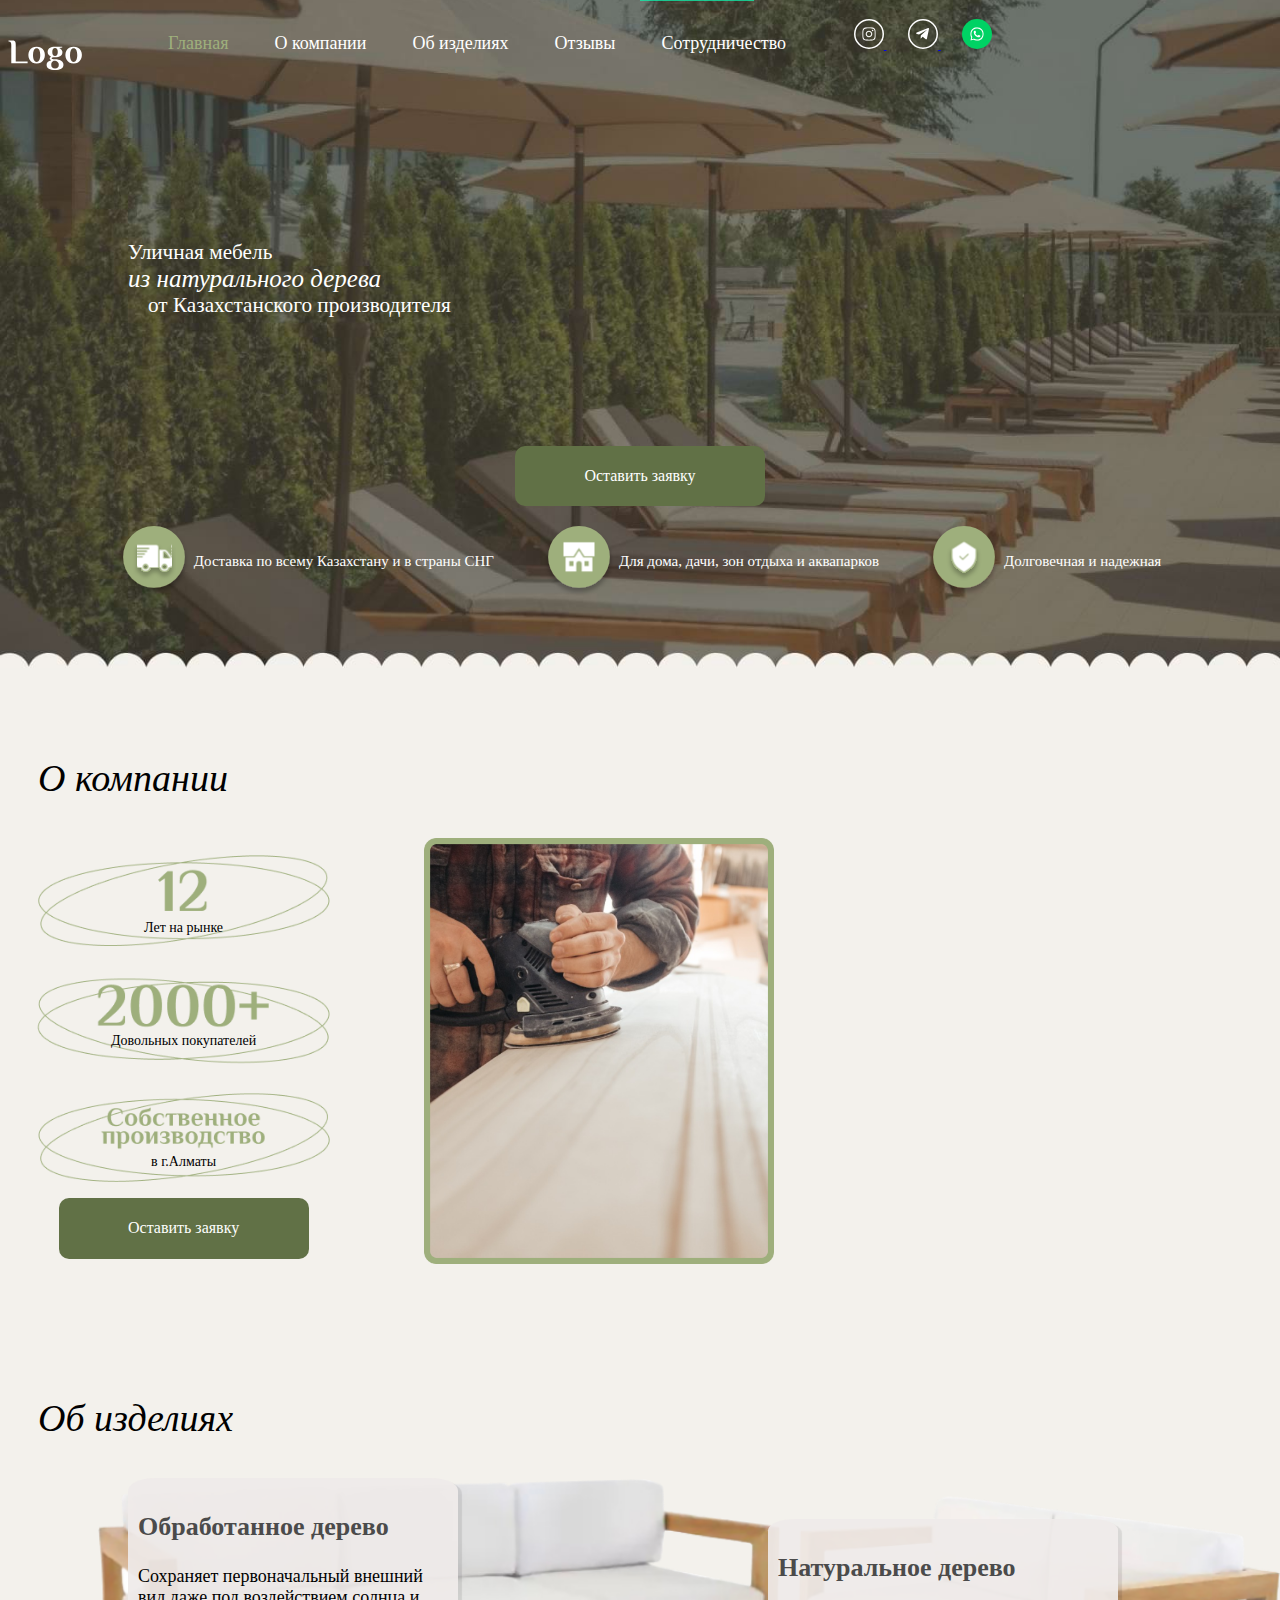
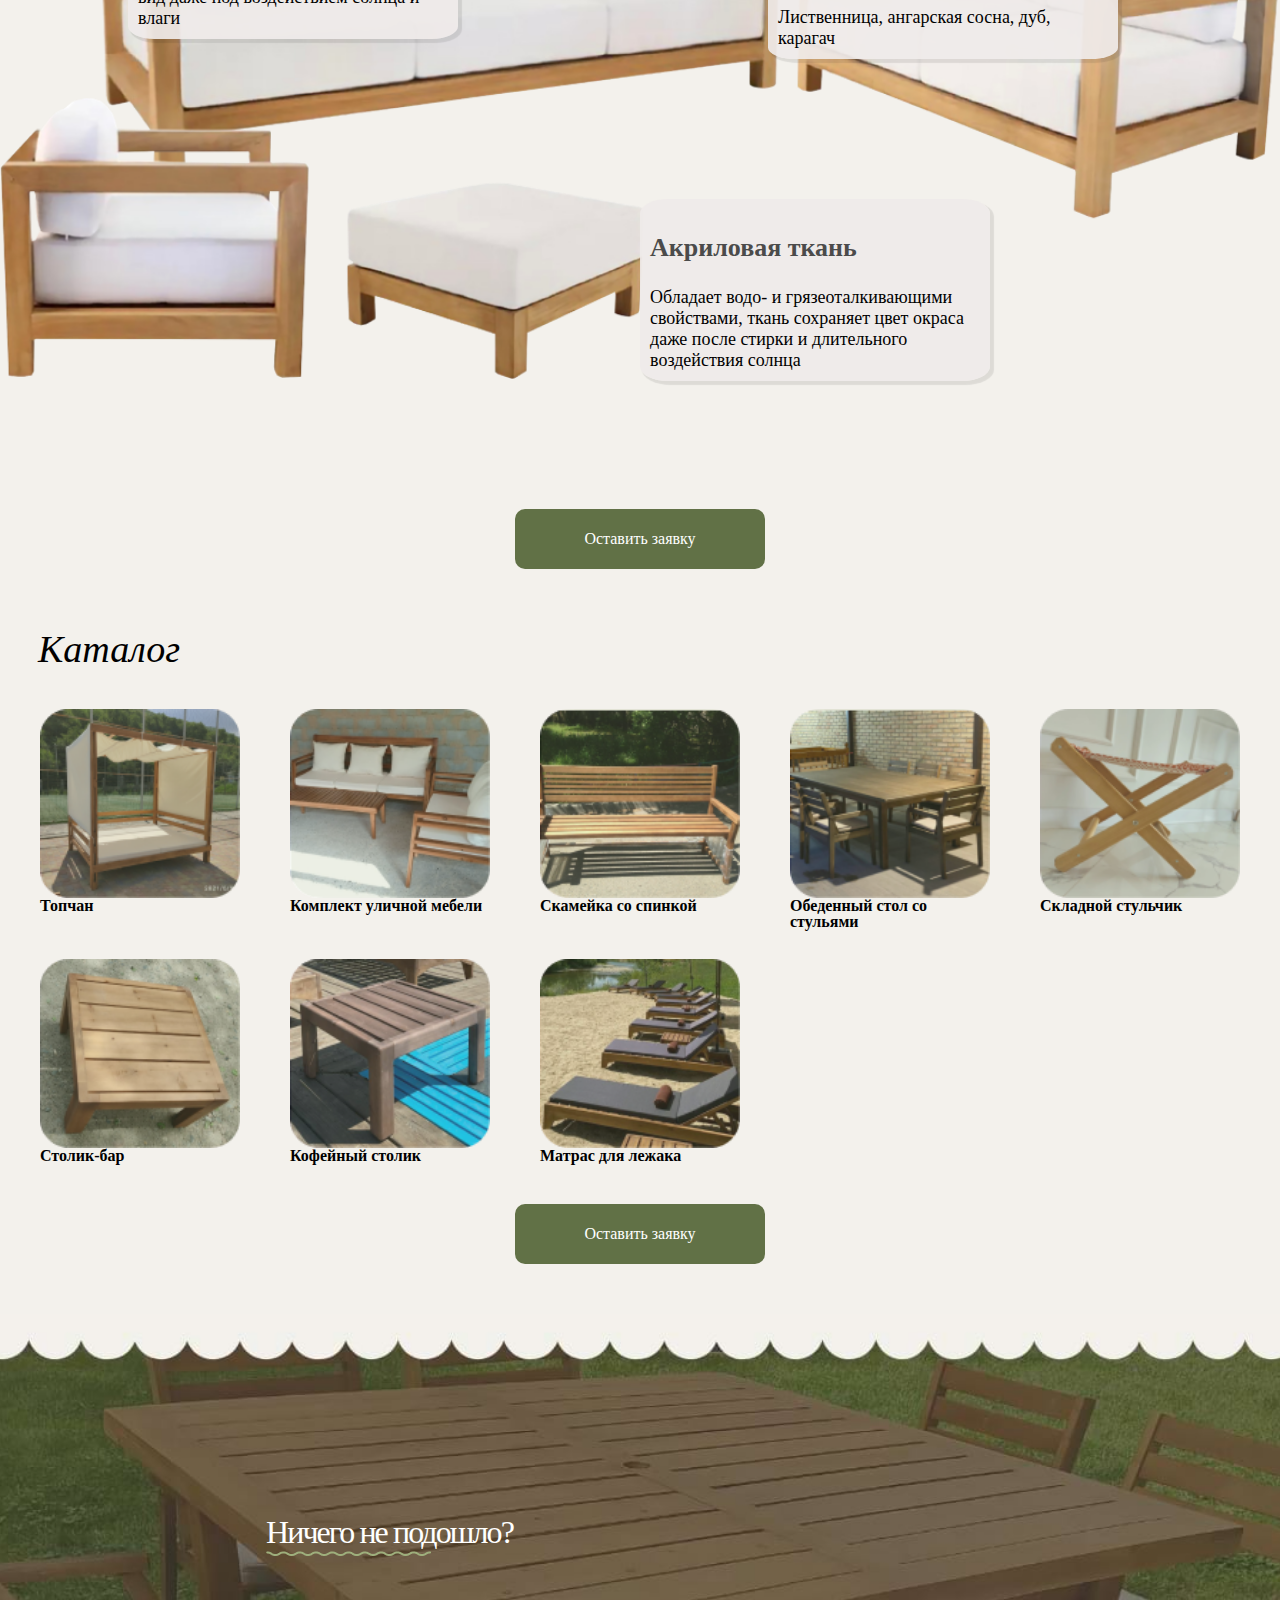
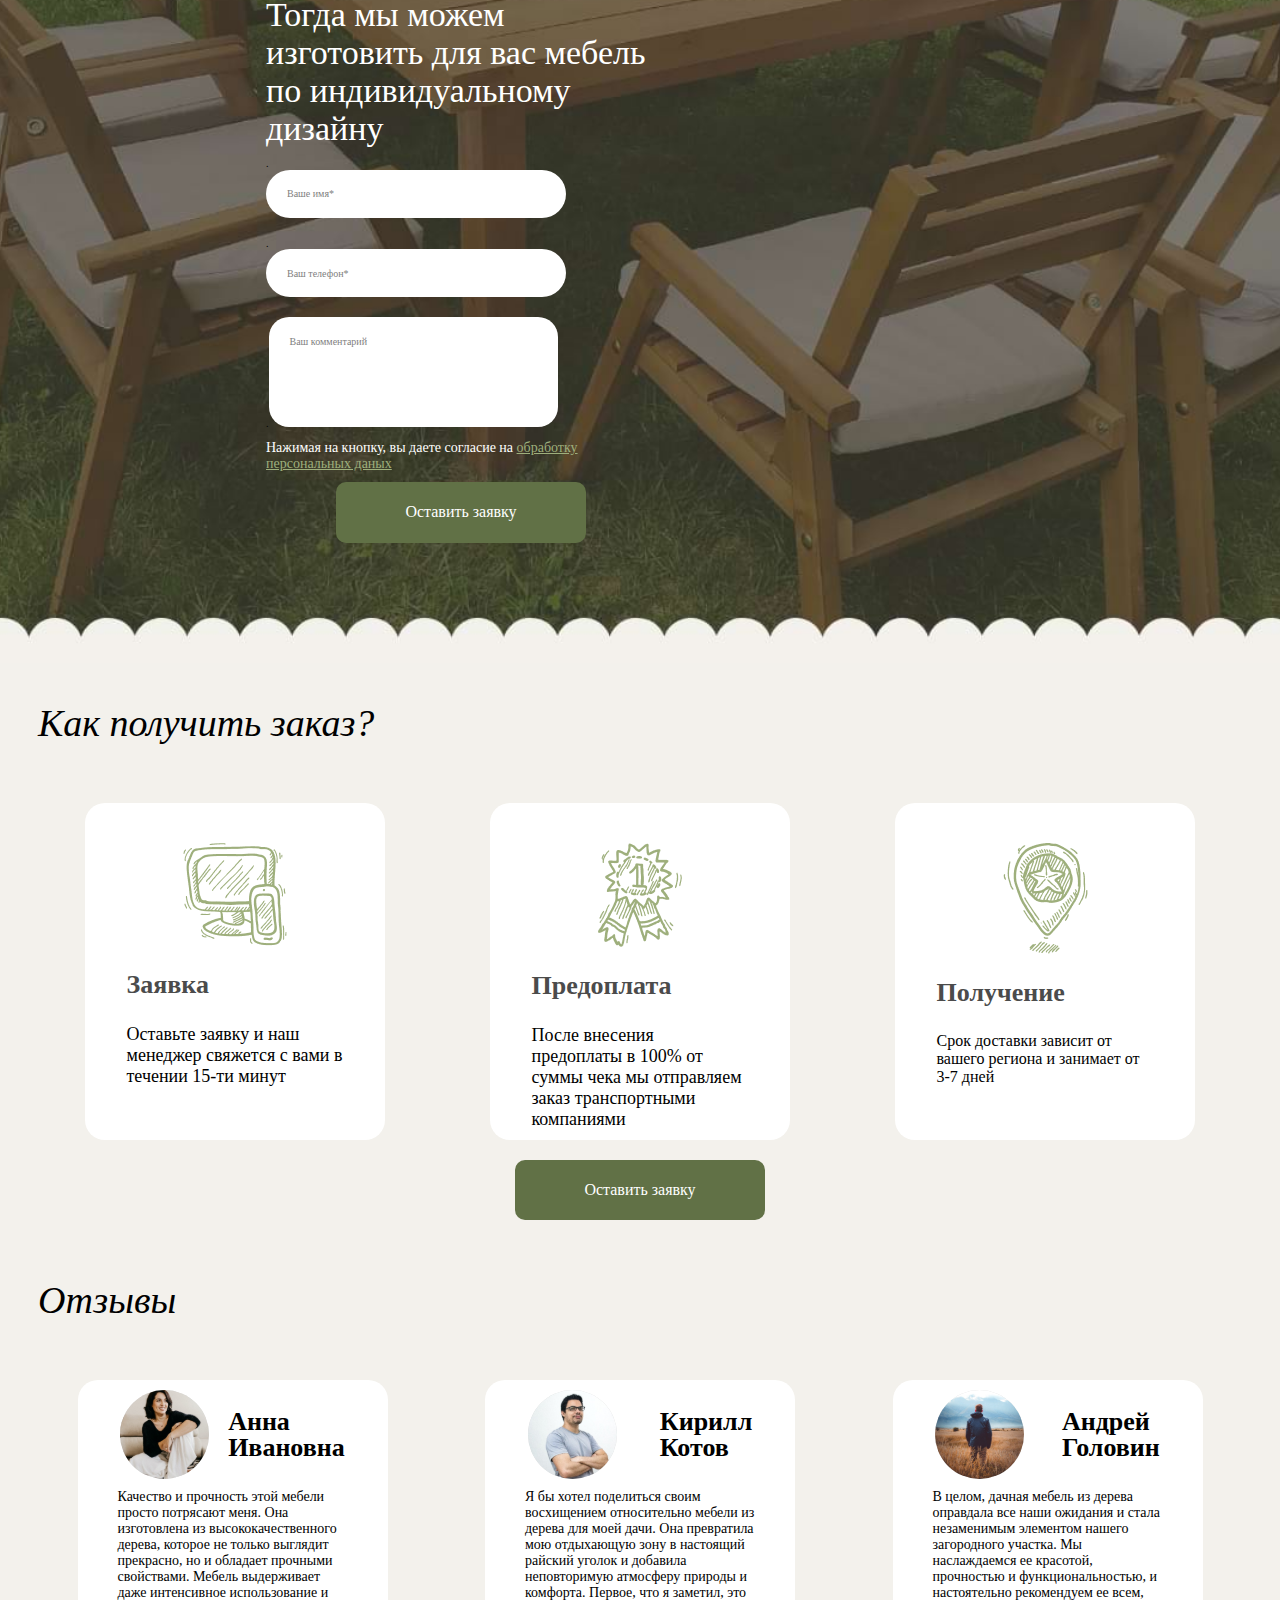
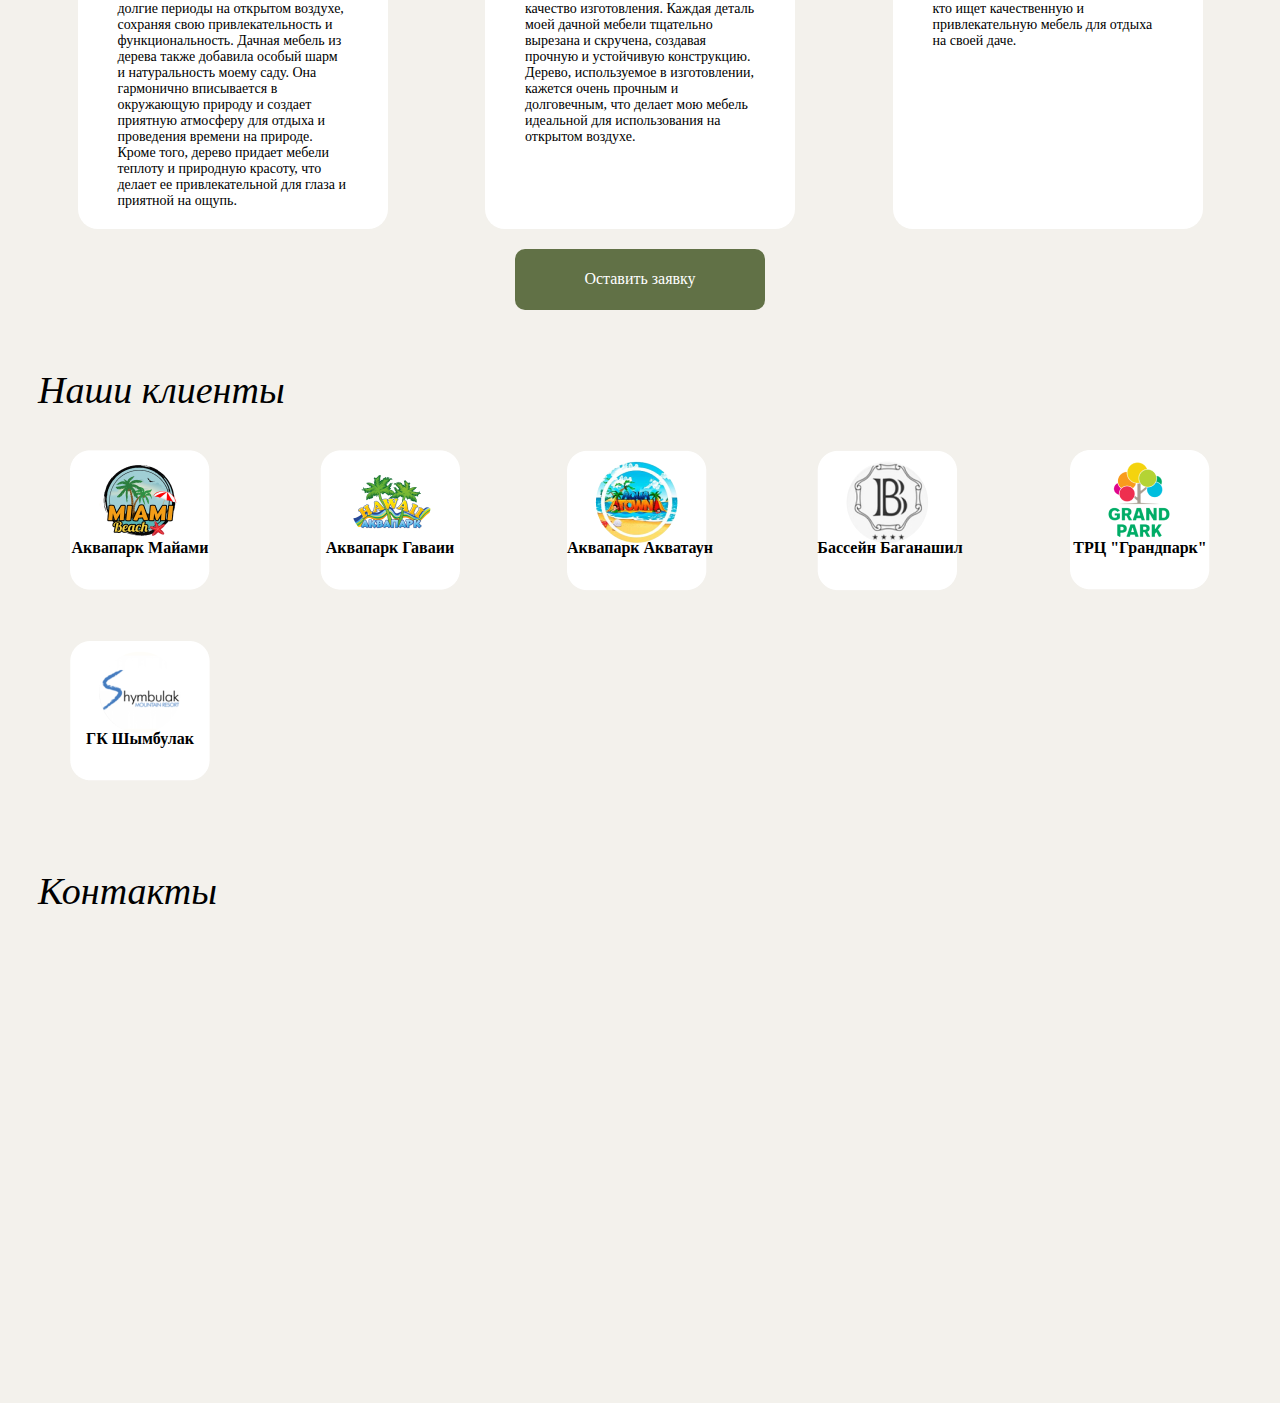
<file: index.html>
<!DOCTYPE html>
<html lang="ru">

<head>
    <meta name=description content="Лучшая деревянная мебель ручной работы собранная в Казахстане">
    <meta name="keywords" content="мебель, ручная работа, Казахстан">
    <meta charset="UTF-8">
    <meta name="viewport" content="width=device-width, initial-scale=1.0">
    <meta name="Author" content="Панкратов Михаил Юрьевич">
    <meta name="Address" content="г. Москва">
    <link rel="stylesheet" href="normalize.css">
    <link rel="stylesheet" href="style.css">
    <title>Logo furniture that made in Kazakhstan</title>
    
</head>
<body>
    <a class="skip-link"  href="#mct">
        Перейти к контенту
    </a>
    <header style="
    position: absolute;
    width: 100%;
    padding-block: 4em;">
        <div class="wrapper">
            <div class="Logo">
                <a href="#" class="btn">
                    <span class="sr-only"></span>
                    <img style="height: 3em;" src="imgages/Logo.svg" alt="лого">
                </a>
            </div>
            <div class="menu" style="z-index: 10;">
                <input type="checkbox" id="burger-checkbox" class="burger-checkbox">
                <label for="burger-checkbox" class="burger">.</label>
                <ul class="menu-list" style="display: none;">
                    <li><a href="#first" class="menu-item">Главная</a>
                    <li>
                    <li><a href="#section_2" class="menu-item">О компании</a>
                    <li>
                    <li><a href="#obiz" class="menu-item">Об изделиях</a>
                    <li>
                    <li><a href="#otz" class="menu-item">Отзывы</a>
                    <li>
                    <li><a href="#sot" class="menu-item">Сотрудничество</a>
                    <li>
                </ul>
            </div>
        </div>
        <div class="menu-list2dv">
            <ul class="menu-list2">
                <li><a href="#first" class="menu-item2" style="color: #9EAF7C;">Главная</a>
                <li>
                <li><a href="#section_2" class="menu-item2">О компании</a>
                <li>
                <li><a href="#obiz" class="menu-item2">Об изделиях</a>
                <li>
                <li><a href="#otz" class="menu-item2">Отзывы</a>
                <li>
                <li><a href="#sot" class="menu-item2">Сотрудничество</a>
                <li>
                    <li><a class="skip-link"  href="#mct">Перейти к контенту</a>
                <li>
                    <a href="#" class="btn">
                        <span class="sr-only"></span>
                        <img style="    height: 3em;" src="imgages/inst.svg" alt="inst">
                    </a>
                </li>
                <li>
                    <a href="#" class="btn">
                        <span class="sr-only"></span>
                        <img style="    height: 3em;" src="imgages/tele.svg" alt="tele">
                    </a>
                </li>
                <li>
                    <a href="#" class="btn">
                        <span class="sr-only"></span>
                        <img style="    height: 3em;" src="imgages/wats.svg" alt="wats">
                    </a>
                </li>
            </ul>
        </div>
    </header>
    <main>
        <section class="first" id="first">
            <div class="landing">
                <div class="section_1">
                    <div class="umb">
                        <h2 class="Ulmb">Уличная мебель</h2>
                        <p class="H2v">из натурального дерева</p>
                        <div class="Kaz">
                            <div class="">
                                <h2 class="H2v">от Казахстанского производителя</h2>
                            </div>
                        </div>
                    </div>
                    <div class="transition-rotate">
                        <div class="b1">
                            <a href="form.html" class="bss">Оставить заявку</a>
                        </div>
                    </div>
                    <div class="znach1">
                        <div class="dos">
                            <img class="smbt" src="imgages/Group 60.svg" alt="картинка грузовик">
                            <p class="p18">Доставка по всему Казахстану и в страны СНГ</p>
                        </div>
                        <div class="dos">
                            <img class="smbt" src="imgages/Group 61.svg" alt="картинка дом">
                            <p class="p18">Для дома, дачи, зон отдыха и аквапарков</p>
                        </div>
                        <div class="dos">
                            <img class="smbt" src="imgages/Group 62.svg" alt="картинка щит">
                            <p class="p18">Долговечная и надежная</p>
                        </div>
                    </div>
                </div>
            </div>
        </section>
        <section class="second" id="mct">
            <div class="section_2" id="section_2">
                <div class="obiz">
                    <h2 class="H2v" style="padding:1em 1em 1em 1em"> О компании</h2>
                </div>
                <img src="imgages/obrdr.png" alt="картинка обработка дерева" class="pic1">
                <div class="main_square_pictures ">
                    <div class="sqmed">
                        <div class="main_square_pictur">
                            <div class="main_square_pictur">
                                <img src="imgages/12.png" alt="12" class="imagegal">
                                <p class="linkgal">Лет на рынке</p>
                            </div>
                            <div class="main_square_pictur">
                                <img src="imgages/2000.png" alt="2000+" class="imagegal">
                                <p class="linkgal">Довольных покупателей</p>
                            </div>
                            <div class="main_square_pictur">
                                <img src="imgages/sbpr.png" alt="Собственное производство" class="imagegal">
                                <p class="linkgal">в г.Алматы</p>
                            </div>
                            <div class="b1">
                                <a href="form.html" class="bss">Оставить заявку</a>
                            </div>
                        </div>
                    </div>
                    <img src="imgages/obrdr.png" alt="картинка обработка дерева" class="pic2">
                </div>
            </div>
        </section>
        <section class="">
            <div class="obiz" id="obiz">
                <h2 class="H2v" style="padding:1em 1em 1em 1em">Об изделиях</h2>
            </div>
            <div class="sofa2"></div>
            <div class="section_3">
                <div class="vverh">
                    <div class="akder">
                        <h3 class=" ">Обработанное дерево</h3>
                        <p class="p18">Сохраняет первоначальный внешний вид даже под воздействием солнца и влаги</p>
                    </div>
                    <div class="akder">
                        <h3 class=" ">Натуральное дерево</h3>
                        <p class="p18">Лиственница, ангарская сосна, дуб, карагач</p>
                    </div>
                    <div class="akder">
                        <h3 class=" ">Акриловая ткань</h3>
                        <p class="p18">Обладает водо- и грязеоталкивающими свойствами, ткань сохраняет цвет окраса даже
                            после стирки и
                            длительного воздействия солнца</p>
                    </div>
                </div>
            </div>
            <div class="sofa"></div>
            <div class="akder1">
                <h3 class=" ">Обработанное дерево</h3>
                <p class="p18">Сохраняет первоначальный внешний вид даже под воздействием солнца и влаги</p>
            </div>
            <div class="akder2">
                <h3 class=" ">Натуральное дерево</h3>
                <p class="p18">Лиственница, ангарская сосна, дуб, карагач</p>
            </div>
            <div class="akder3">
                <h3 class=" ">Акриловая ткань</h3>
                <p class="p18">Обладает водо- и грязеоталкивающими свойствами, ткань сохраняет цвет окраса даже
                    после стирки и
                    длительного воздействия солнца</p>
            </div>
            <div class="but111">
                <div class="b1">
                    <a href="form.html" class="bss">Оставить заявку</a>
                </div>
            </div>
        </section>
        <section>
            <div class="section_4">
                <div class="obiz">
                    <h2 class="H2v" style="padding:1em 1em 1em 1em">Каталог</h2>
                </div>
                <div class="hide">
                    <div class="sciptoo">
                        <div class="scip">
                            <img src="imgages/k1.png" alt="шезлонг">
                            <p class="kt">Классический лежак <img src="imgages/linee.png" class="linee" alt=""></p>
                        </div>
                        <div class="scip">
                            <img src="imgages/k2.png" alt="кресло ">
                            <p class="kt">Кресло шезлонг</p>
                        </div>
                    </div>
                </div>
                <div class="mnog">
                    <div class="onepic">
                        <img src="imgages/k3.png" alt="Топчан" class="onpi">
                        <p class="kt">Топчан</p>
                    </div>
                    <div class="onepic">
                        <img src="imgages/k4.png" alt="Комплект уличной мебели" class="onpi">
                        <p class="kt">Комплект уличной мебели</p>
                    </div>
                    <div class="onepic">
                        <img src="imgages/k5.png" alt="Скамейка со спинкой" class="onpi">
                        <p class="kt">Скамейка со спинкой</p>
                    </div>
                    <div class="onepic">
                        <img src="imgages/k6.png" alt="Обеденный стол со стульями" class="onpi">
                        <p class="kt">Обеденный стол со стульями</p>
                    </div>
                    <div class="onepic">
                        <img src="imgages/k7.png" alt="Складной стульчик" class="onpi">
                        <p class="kt">Складной стульчик</p>
                    </div>
                    <div class="onepic">
                        <img src="imgages/k8.png" alt="Столик-бар" class="onpi">
                        <p class="kt">Столик-бар</p>
                    </div>
                    <div class="onepic">
                        <img src="imgages/k9.png" alt="Кофейный столик" class="onpi">
                        <p class="kt">Кофейный столик</p>
                    </div>
                    <div class="onepic">
                        <img src="imgages/k10.png" alt="Матрас для лежака" class="onpi">
                        <p class="kt">Матрас для лежака</p>
                    </div>
                </div>
                <div class="b12">
                    <div class="b1">
                        <a href="form.html" class="bss">Оставить заявку</a>
                    </div>
                </div>
            </div>
        </section>
        <section class="nich">
            <div class="section_51">
                <div class="section_5">
                    <h2 class="HT1">Ничего не подошло? <img src="imgages/linee.png" class="linee" alt="картинка линия">
                    </h2>
                    <h2>Тогда мы можем изготовить для вас мебель </h2>
                    <h2><span>по индивидуальному дизайну</span></h2>
                    <div class="nname">
                        <label for="naame">.<input type="text" placeholder="Ваше имя*" name="naame" class="com" id="naame"></label>
                    </div>
                    <div class="phon">
                        <label for="pphon">.<input type="tel" placeholder="Ваш телефон*" name="pphon" class="com" id="pphon"></label>
                    </div>
                    <div class="vvod">
                        <label for="vvvood">.<textarea name="поле ввода" cols="20" rows="1" placeholder="Ваш комментарий" name="vvvood"
                            class="com2" id="vvvood"></textarea></label>
                    </div>
                    <p class="pp">Нажимая на кнопку, вы даете согласие на <a style="color: #9EAF7C;" href="">обработку
                            персональных даных</a></p>
                    <div class="oszv">
                        <div class="b1">
                            <a href="form.html" class="bss">Оставить заявку</a>
                        </div>
                    </div>
                </div>
            </div>
        </section>
        <section>
            <div class="section_6">
                <h2 class="H2v" style="padding:1em 1em 1em 1em">Как получить заказ?</h2>
                <div class="cards">
                    <div class="bb1">
                        <div class="zntxt">
                            <div class="ttex">
                                <img class="ppc" src="imgages/pc.png" alt="пк">
                                <div class="opi">
                                    <h3>Заявка</h3>
                                    <p class="p18">Оставьте заявку и наш менеджер свяжется с вами в течении 15-ти минут
                                    </p>
                                </div>
                            </div>
                        </div>
                    </div>
                    <div class="bb1">
                        <div class="zntxt">
                            <div class="ttex">
                                <img class="ppc" src="imgages/md.png" alt="знак">
                                <div class="opi">
                                    <h3>Предоплата</h3>
                                    <p class="p18">После внесения предоплаты в 100% от суммы чека мы отправляем заказ
                                        транспортными
                                        компаниями</p>
                                </div>
                            </div>
                        </div>
                    </div>
                    <div class="bb1">
                        <div class="zntxt">
                            <div class="ttex">
                                <img class="ppc" src="imgages/met.png" alt="метка">
                                <div class="opi">
                                    <h3>Получение</h3>
                                    <p class="p16">Срок доставки зависит от вашего региона и занимает от 3-7 дней</p>
                                </div>
                            </div>
                        </div>
                    </div>
                </div>
                <div class="b1">
                    <a href="form.html" class="bss">Оставить заявку</a>
                </div>
        </section>
        <section>
            <div class="section_7" id="otz">
                <div class="obiz">
                    <h2 class="H2v" style="padding:1em 1em 1em 1em">Отзывы</h2>
                </div>
                <div class="linonz">
                    <div class="bl1">
                        <div class="avaname">
                            <img src="imgages/Ellipse 28.svg" alt="avatar_1">
                            <div class="pepl">
                                <h2 class="people"> Анна <br> Ивановна</h2>
                            </div>
                        </div>
                        <blockquote>
                            <p>
                                Качество и прочность этой мебели
                                просто потрясают меня. Она
                                изготовлена из высококачественного
                                дерева, которое не только выглядит
                                прекрасно, но и обладает прочными
                                свойствами. Мебель выдерживает
                                даже интенсивное использование и
                                долгие периоды на открытом воздухе,
                                сохраняя свою привлекательность и
                                функциональность.
                                Дачная мебель из дерева также
                                добавила особый шарм и
                                натуральность моему саду. Она
                                гармонично вписывается в
                                окружающую природу и создает
                                приятную атмосферу для отдыха и
                                проведения времени на природе.
                                Кроме того, дерево придает мебели
                                теплоту и природную красоту, что
                                делает ее привлекательной для глаза и
                                приятной на ощупь.
                            </p>
                        </blockquote>
                    </div>
                    <div class="bl2">
                        <div class="avaname">
                            <img src="imgages/Ellipse 29.svg" alt="avatar_2">
                            <div class="pepl">
                                <h2 class="people">Кирилл <br> Котов</h2>
                            </div>
                        </div>
                        <blockquote>
                            <p>
                                Я бы хотел поделиться своим
                                восхищением относительно мебели
                                из дерева для моей дачи. Она
                                превратила мою отдыхающую зону в
                                настоящий райский уголок и
                                добавила неповторимую атмосферу
                                природы и комфорта.
                                Первое, что я заметил, это качество
                                изготовления. Каждая деталь моей
                                дачной мебели тщательно вырезана
                                и скручена, создавая прочную и
                                устойчивую конструкцию. Дерево,
                                используемое в изготовлении,
                                кажется очень прочным и
                                долговечным, что делает мою
                                мебель идеальной для
                                использования на открытом воздухе.
                            </p>
                        </blockquote>
                    </div>
                    <div class="bl3">
                        <div class="avaname">
                            <img src="imgages/Ellipse 30.svg" alt="avatar_3">
                            <div class="pepl">
                                <h2 class="people">Андрей <br> Головин</h2>
                            </div>
                        </div>
                        <blockquote>
                            <p>
                                В целом, дачная мебель из
                                дерева оправдала все наши
                                ожидания и стала незаменимым
                                элементом нашего загородного
                                участка. Мы наслаждаемся ее
                                красотой, прочностью и
                                функциональностью, и
                                настоятельно рекомендуем ее
                                всем, кто ищет качественную и
                                привлекательную мебель для
                                отдыха на своей даче.
                            </p>
                        </blockquote>
                    </div>
                </div>
                <div class="b1">
                    <a href="form.html" class="bss">Оставить заявку</a>
                </div>
            </div>
        </section>
        <section>
            <div class="section_8" id="sot">
                <div class="obiz">
                    <h2 class="H2v" style="padding:1em 1em 1em 1em">Наши клиенты</h2>
                </div>
                <div class="mnog2">
                    <div class="onepic2">
                        <img src="imgages/z1.png" alt="Майами" class="onpi2">
                        <p class="linkgal2">Аквапарк Майами</p>
                    </div>
                    <div class="onepic2">
                        <img src="imgages/z2.png" alt="Гаваии" class="onpi2">
                        <p class="linkgal2">Аквапарк Гаваии</p>
                    </div>
                    <div class="onepic2">
                        <img src="imgages/z3.png" alt="Акватаун" class="onpi2">
                        <p class="linkgal2">Аквапарк Акватаун</p>
                    </div>
                    <div class="onepic2">
                        <img src="imgages/z4.png" alt="Баганашил" class="onpi2">
                        <p class="linkgal2">Бассейн Баганашил</p>
                    </div>
                    <div class="onepic2">
                        <img src="imgages/z5.png" alt="Грандпарк" class="onpi2">
                        <p class="linkgal2">ТРЦ "Грандпарк"</p>
                    </div>
                    <div class="onepic2">
                        <img src="imgages/z6.png" alt="Шымбулак" class="onpi2">
                        <p class="linkgal2">ГК Шымбулак</p>
                    </div>
                </div>
            </div>
        </section>
    </main>
    <footer class="">
        <div class="contact">
            <div class="obiz">
                <h2 class="H2v" style="padding:1em 1em 1em 1em">Контакты</h2>
            </div>
            <div class="gmap1">
                <iframe title="myFrame"
                    src="https://www.google.com/maps/embed?pb=!1m18!1m12!1m3!1d3958.987293541867!2d37.5953569565433!3d55.730361924031236!2m3!1f0!2f0!3f0!3m2!1i1024!2i768!4f13.1!3m3!1m2!1s0x46b54be7ecdaa099%3A0x3cde668b7292f988!2z0J_QsNGA0Log0JPQvtGA0YzQutC-0LPQvg!5e0!3m2!1sru!2sru!4v1709577960153!5m2!1sru!2sru"
                    height="450" style="border:0;" width="100%" allowfullscreen="" loading="lazy"
                    referrerpolicy="no-referrer-when-downgrade"></iframe>
            </div>
            <div class="basement">
                <div class="txt">
                    <a href="form.html" style="text-decoration: none;">
                        <h1 style="color: #FCFF33; text-decoration: none;">Форма</h1>
                    </a>
                    <a href="grid.html" style="text-decoration: none;">
                        <h1 style="color: #FCFF33;">Задание на Grid</h1>
                    </a>
                    <a href="demo.html" style="text-decoration: none;">
                        <h1 style="color: #FCFF33;">demo</h1>
                    </a>
                    <p class="bs">Адрес - Москва, Степана Разина 119</p>
                    <p class="bs">Телефон - 7 982 658 25 85</p>
                    <p class="bs">ТОО «Консалтинговая Компания Financial-Tax Analytics»</p>
                    <p class="bs">БИН 181 040 010 133</p>
                    <p class="bs">Юридический адрес: г.Астана, пр.Мәңгілік Ел, 19, к.304</p>
                    <p class="bs">Почтовый адрес: г.Астана, ул.Кордай, 2, кв.60</p>
                    <p class="bs">ИИК KZ76 9650 3F00 0817 5335</p>
                    <p class="bs">БИК IRTYKZKA в АО "ForteBank"</p>
                    <p class="bs">мобильный/ватсап + 7 778 775 77 68, info@fintax.kz</p>
                </div>
            </div>
        </div>
        </div>
    </footer>
    <script>
        document.querySelector('.burger').addEventListener('click', function () {
            this.classList.toggle('active');
            document.querySelector('.menu-list').classList.toggle('open');
        })
    </script>
</body>
</html>
</file>
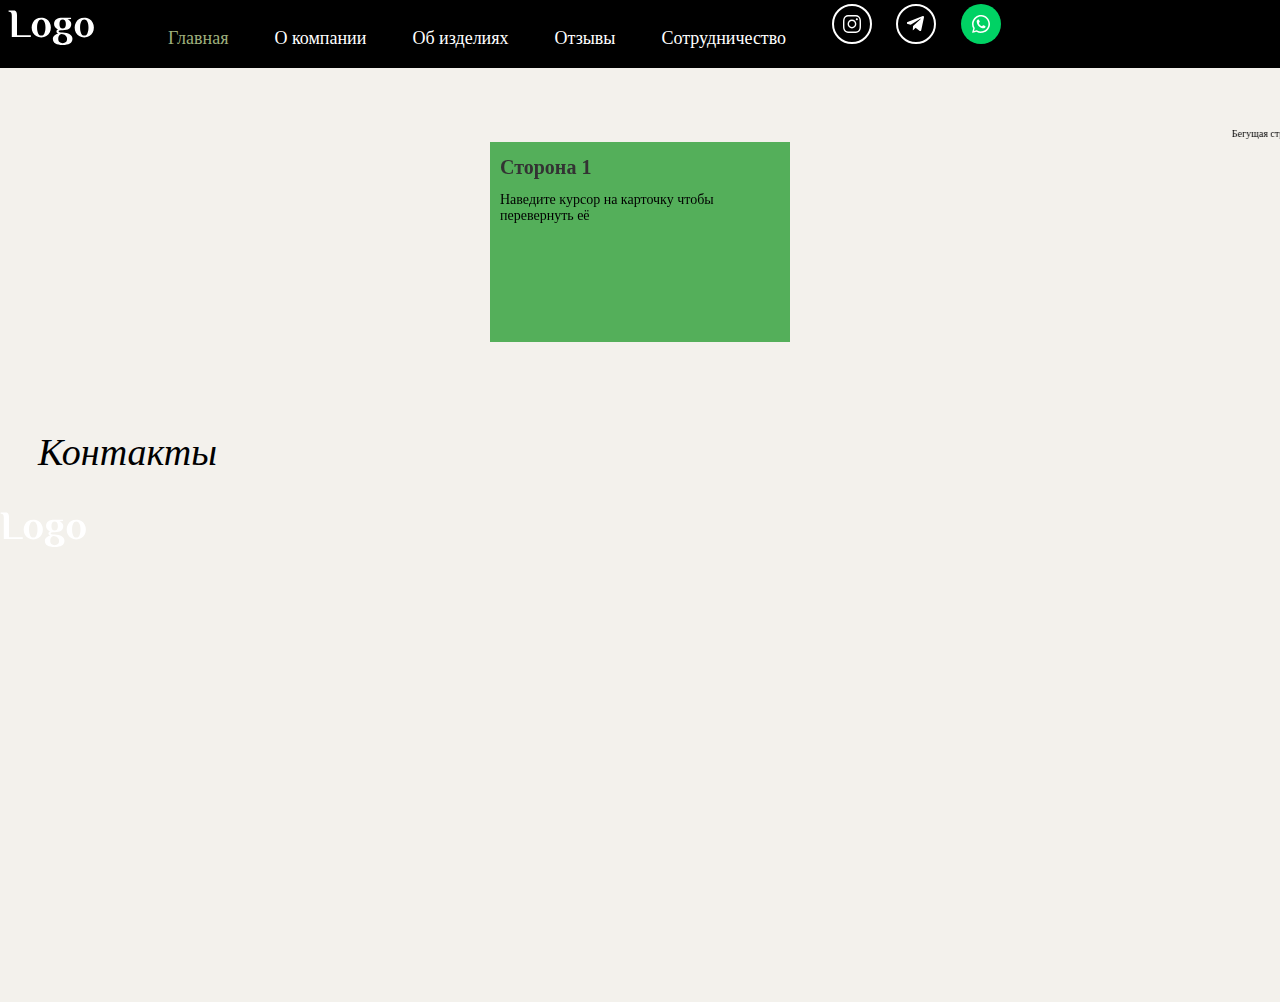
<file: demo.html>
<!DOCTYPE html>
<html lang="en">


<head>
    <meta name=description content="Лучшая деревянная мебель ручной работы собранная в Казахстане">
    <meta name="keywords" content="мебель, ручная работа, Казахстан">
    <meta charset="UTF-8">
    <meta name="viewport" content="width=device-width, initial-scale=1.0">
    <meta name="Author" content="Панкратов Михаил Юрьевич">
    <meta name="Address" content="г. Москва">
    <link rel="stylesheet" href="style.css">
    <link rel="stylesheet" href="normalize.css">
    <title>Demo</title>
    <style>
        .card {
            width: 300px;
            height: 200px;
            perspective: 1000px;
            position: relative;
        }

        .card-inner {
            width: 100%;
            height: 100%;
            transition: transform 0.5s;
            transform-style: preserve-3d;
        }

        .card:hover .card-inner {
            transform: rotateY(180deg);
        }

        .card-front,
        .card-back {
            padding-left: 1em;
            width: 100%;
            
            height: 100%;
            position: absolute;
            backface-visibility: hidden;
        }

        .card-front {
            background-color: #54af5a;
            color: #333;

        }

        .card-back {
            background-color: #ff2600;
            color: #fff;
            transform: rotateY(180deg);
        }

        .marquee {
            position: fixed;
            white-space: nowrap;
            overflow: hidden;
            animation: marquee 15s linear infinite;
        }


        @keyframes marquee {
            0% {
                transform: translateX(400%);
            }

            100% {
                transform: translateX(-100%);
            }
        }

        .dry {
           
            justify-content: center;
            display: flex;
        }
    </style>
</head>

<body>
    <header style="
   
    width: 100%;
    margin-bottom: 6em;
    background-color: black;
    padding-block: 1em;">



        <div class="wrapper" style="background-color: black; padding-bottom: 1em;">
            <div class="Logo">
                <img src="imgages/Logo.svg" alt="">
            </div>

            <div class="menu" style="z-index: 10;">

                <input type="checkbox" id="burger-checkbox" class="burger-checkbox">
                <label for="burger-checkbox" class="burger"></label>
                <ul class="menu-list" style="display: none;">
                    <li><a href="#" class="menu-item">Главная</a>
                    <li>
                    <li><a href="#" class="menu-item">О компании</a>
                    <li>
                    <li><a href="#" class="menu-item">Об изделиях</a>
                    <li>
                    <li><a href="#" class="menu-item">Отзывы</a>
                    <li>
                    <li><a href="#" class="menu-item">Сотрудничество</a>
                    <li>
                </ul>
            </div>
        </div>
        <div class="menu-list2dv">
            <ul class="menu-list2">
                <li><a href="#" class="menu-item2" style="color: #9EAF7C;">Главная</a>
                <li>
                <li><a href="#" class="menu-item2">О компании</a>
                <li>
                <li><a href="#" class="menu-item2">Об изделиях</a>
                <li>
                <li><a href="#" class="menu-item2">Отзывы</a>
                <li>
                <li><a href="#" class="menu-item2">Сотрудничество</a>
                <li>
                <li>
                    <img src="imgages/inst.svg" alt="" style="padding: 0em;">
                </li>
                <li>
                    <img src="imgages/tele.svg" alt="">
                </li>
                <li>
                    <img src="imgages/wats.svg" alt="">
                </li>
            </ul>

        </div>



    </header>
    <marquee>Бегущая строка</marquee>
    <div class="dry">
        <div class="card">
            <div class="card-inner">
                <div class="card-front">
                    <h1>Сторона 1</h1>
                    <p>Наведите курсор на карточку чтобы перевернуть её</p>
                </div>
                <div class="card-back">
                    <h1>Сторона 2</h1>
                    <p>Уведите курсор в сторону чтобы перевернуть карточку обратно</p>
                </div>
            </div>
        </div>



        
    </div>
    

    <footer class="">

        <div class="contact">

            <div class="obiz">
                <h2 class="H2v" style="padding:1em 1em 1em 1em">Контакты</h2>
            </div>
            <div class="mutlogo">
                <div class="Logo">
                    <img src="imgages/Logo.svg" alt="">
                </div>
            </div>

            <div class="gmap1">
                <iframe
                    src="https://www.google.com/maps/embed?pb=!1m18!1m12!1m3!1d3958.987293541867!2d37.5953569565433!3d55.730361924031236!2m3!1f0!2f0!3f0!3m2!1i1024!2i768!4f13.1!3m3!1m2!1s0x46b54be7ecdaa099%3A0x3cde668b7292f988!2z0J_QsNGA0Log0JPQvtGA0YzQutC-0LPQvg!5e0!3m2!1sru!2sru!4v1709577960153!5m2!1sru!2sru"
                    height="450" style="border:0;" width="100%" allowfullscreen="" loading="lazy"
                    referrerpolicy="no-referrer-when-downgrade"></iframe>

            </div>



            <div class="basement">
                <div class="txt">
                    <a href="form.html">
                        <h1>Форма</h1>
                    </a>
                    <a href="grid.html">
                        <h1>Задание на Grid</h1>
                    </a>

                    <p class="bs">Адрес - Москва, Степана Разина 119</p>
                    <p class="bs">Телефон - 7 982 658 25 85</p>
                    <p class="bs">ТОО «Консалтинговая Компания Financial-Tax Analytics»</p>
                    <p class="bs">БИН 181 040 010 133</p>
                    <p class="bs">Юридический адрес: г.Астана, пр.Мәңгілік Ел, 19, к.304</p>
                    <p class="bs">Почтовый адрес: г.Астана, ул.Кордай, 2, кв.60</p>
                    <p class="bs">ИИК KZ76 9650 3F00 0817 5335</p>
                    <p class="bs">БИК IRTYKZKA в АО "ForteBank"</p>
                    <p class="bs">мобильный/ватсап + 7 778 775 77 68, info@fintax.kz</p>
                </div>
            </div>
        </div>
        </div>
    </footer>
    <script>

        document.querySelector('.burger').addEventListener('click', function () {
            this.classList.toggle('active');

            document.querySelector('.menu-list').classList.toggle('open');

        })

    </script>
</body>

</html>
</file>
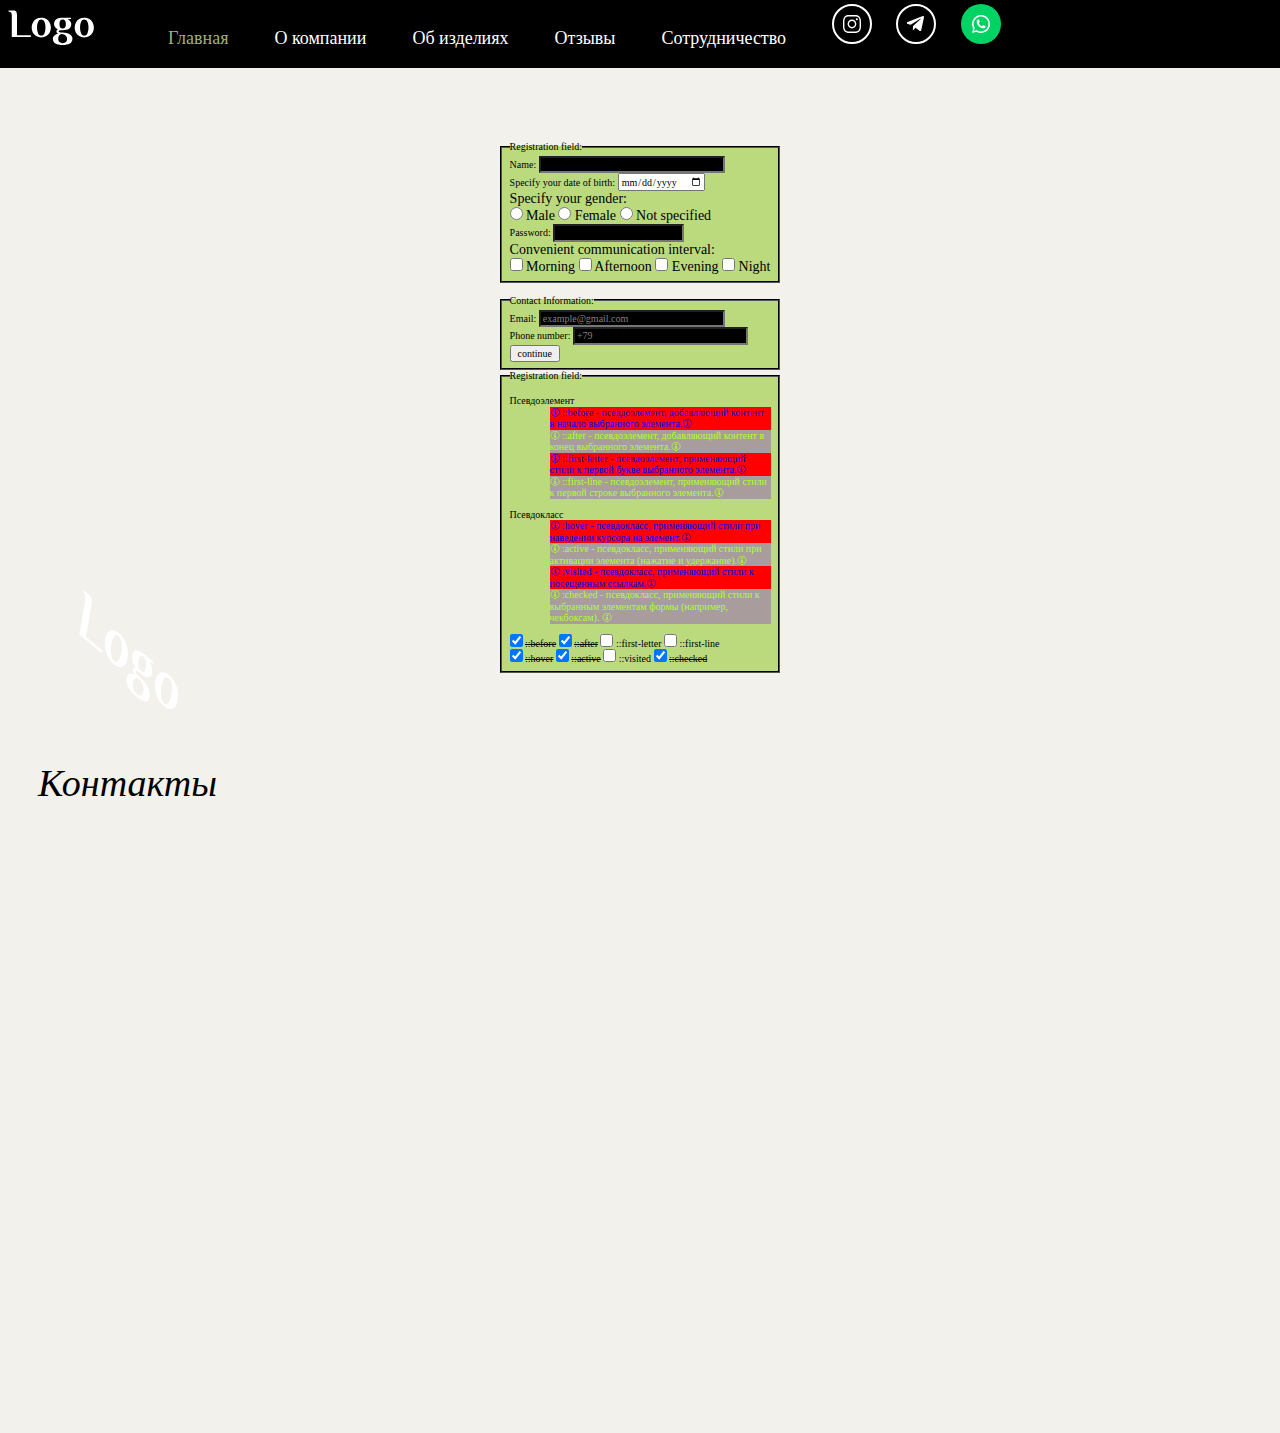
<file: form.html>
<!DOCTYPE html>
<html lang="en">

<head>
    <meta name=description content="Лучшая деревянная мебель ручной работы собранная в Казахстане">
    <meta name="keywords" content="мебель, ручная работа, Казахстан">
    <meta charset="UTF-8">
    <meta name="viewport" content="width=device-width, initial-scale=1.0">
    <meta name="Author" content="Панкратов Михаил Юрьевич">
    <meta name="Address" content="г. Москва">
    <link rel="stylesheet" href="index.html">
    <link rel="stylesheet" href="style.css">
    <link rel="stylesheet" href="normalize.css">
    <title>Form</title>
    <style>
        .mutlogo {
            padding-left: 10em;
            width: 50%;

            transform: rotate(30deg) scale(1.5) skew(20deg, 10deg);
            padding-bottom: 10em;
        }

        .lime-input:focus {
            color: orange;
        }

        dt {
            list-style-type: lower-alpha;
        }

        dd::after {
            content: "🛈";
        }

        dd::before {
            content: "🛈";
        }

        input[type="checkbox"]:checked+label {
            text-decoration: line-through;
        }

        dd:nth-child(even) {
            background-color: rgb(168, 156, 156);
            color: greenyellow;
        }

        dd:nth-child(odd) {
            background-color: red;
            color: blue;
        }
        input:required {
        background-color: #000000;
        color: rgb(245, 245, 245);
}

    </style>
</head>

<body>
    <header style="
   
    width: 100%;
    background-color: black;
    padding-block: 1em;">


        <div class="wrapper" style="background-color: black; padding-bottom: 1em;">
            <div class="Logo">
                <img src="imgages/Logo.svg" alt="">
            </div>

            <div class="menu" style="z-index: 10;">

                <input type="checkbox" id="burger-checkbox" class="burger-checkbox">
                <label for="burger-checkbox" class="burger"></label>
                <ul class="menu-list" style="display: none;">
                    <li><a href="#" class="menu-item">Главная</a>
                    <li>
                    <li><a href="#" class="menu-item">О компании</a>
                    <li>
                    <li><a href="#" class="menu-item">Об изделиях</a>
                    <li>
                    <li><a href="#" class="menu-item">Отзывы</a>
                    <li>
                    <li><a href="#" class="menu-item">Сотрудничество</a>
                    <li>
                </ul>
            </div>
        </div>
        <div class="menu-list2dv">
            <ul class="menu-list2">
                <li><a href="#" class="menu-item2" style="color: #9EAF7C;">Главная</a>
                <li>
                <li><a href="#" class="menu-item2">О компании</a>
                <li>
                <li><a href="#" class="menu-item2">Об изделиях</a>
                <li>
                <li><a href="#" class="menu-item2">Отзывы</a>
                <li>
                <li><a href="#" class="menu-item2">Сотрудничество</a>
                <li>
                <li>
                    <img src="imgages/inst.svg" alt="" style="padding: 0em;">
                </li>
                <li>
                    <img src="imgages/tele.svg" alt="">
                </li>
                <li>
                    <img src="imgages/wats.svg" alt="">
                </li>
            </ul>

        </div>



    </header>
    <section style="max-width: fit-content;     margin: auto;   padding-top: 1%;">


        <form action="//httpbin.org/post" method="post" style="padding-top: 6em;">
            <fieldset
                style="max-width: fit-content; margin: auto; border-color: rgb(0, 0, 0); background-color: #bbda7e">
                <legend>Registration field:</legend>
                <label>Name: <input class="lime-input" type="text" name="name" size="30" maxlength="100"
                        required="required"></label><br />
                <label>Specify your date of birth: <input class="lime-input" type="date" name="date" /></label>
                <p>
                    Specify your gender:<br />
                    <label><input class="lime-input" type="radio" name="rating" value="Male" /> Male</label>
                    <label><input class="lime-input" type="radio" name="rating" value="Female" /> Female</label>
                    <label><input class="lime-input" type="radio" name="rating" value="Not specified" /> Not
                        specified</label>


                </p>
                <label>Password: <input class="lime-input" type="password" name="password" required="required" />
                </label>



                <p>
                    Convenient communication interval:<br />
                    <label>
                        <input type="checkbox" name="" value="" /> Morning
                    </label>
                    <label>
                        <input type="checkbox" name="" value="" /> Afternoon
                    </label>
                    <label>
                        <input type="checkbox" name="" value="" /> Evening
                    </label>
                    <label>
                        <input type="checkbox" name="" value="" /> Night
                    </label>
                </p>





            </fieldset><br />
            <fieldset
                style=" margin: auto; border-color: rgb(0, 0, 0); background-color:  #bbda7e">
                <legend>Contact Information:</legend>
                <label>Email: <input class="lime-input" type="email" name="email" size="30" maxlength="100"
                        placeholder="example@gmail.com" required="required"></label><br />
                <label>Phone number: <input class="lime-input" type="tel" name="tel" size="28" placeholder="+79"
                        maxlength="100" required="required"></label><br />
                <input type="submit" value="continue" />
            </fieldset>



    </section>

    </form>
    <fieldset style="max-width: 28em; margin: auto; border-color: rgb(0, 0, 0); background-color: #bbda7e">
        <legend>Registration field:</legend>
        <form>
            <dl>
                <dt>Псевдоэлемент</dt>
                <div class="">

                    <dd> ::before - псевдоэлемент, добавляющий контент в начало выбранного элемента.</dd>
                    <dd> ::after - псевдоэлемент, добавляющий контент в конец выбранного элемента.</dd>
                    <dd> ::first-letter - псевдоэлемент, применяющий стили к первой букве выбранного элемента.</dd>
                    <dd> ::first-line - псевдоэлемент, применяющий стили к первой строке выбранного элемента.</dd>
                </div>
            </dl>

            <dl>
                <dt>Псевдокласс</dt>
                <div class="">

                    <dd> :hover - псевдокласс, применяющий стили при наведении курсора на элемент.</dd>
                    <dd> :active - псевдокласс, применяющий стили при активации элемента (нажатие и удержание).</dd>
                    <dd> :visited - псевдокласс, применяющий стили к посещенным ссылкам.</dd>
                    <dd> :checked - псевдокласс, применяющий стили к выбранным элементам формы (например, чекбоксам).
                    </dd>
                </div>
            </dl>

            <input type="checkbox" checked> <del>::before</del>
            <input type="checkbox" checked> <del>::after</del>
            <input type="checkbox"> ::first-letter
            <input type="checkbox"> ::first-line
            <br>
            <input type="checkbox" checked> <del>::hover</del>
            <input type="checkbox" checked> <del>::active</del>
            <input type="checkbox"> ::visited
            <input type="checkbox" checked> <del>::checked</del>


    </fieldset>
    </form>
    <footer class="">

        <div class="contact">

            <div class="obiz">
                <h2 class="H2v" style="padding:1em 1em 1em 1em">Контакты</h2>
            </div>
            <div class="mutlogo">
                <div class="Logo">
                    <img src="imgages/Logo.svg" alt="">
                </div>
            </div>

            <div class="gmap1">
                <iframe
                    src="https://www.google.com/maps/embed?pb=!1m18!1m12!1m3!1d3958.987293541867!2d37.5953569565433!3d55.730361924031236!2m3!1f0!2f0!3f0!3m2!1i1024!2i768!4f13.1!3m3!1m2!1s0x46b54be7ecdaa099%3A0x3cde668b7292f988!2z0J_QsNGA0Log0JPQvtGA0YzQutC-0LPQvg!5e0!3m2!1sru!2sru!4v1709577960153!5m2!1sru!2sru"
                    height="450" style="border:0;" width="100%" allowfullscreen="" loading="lazy"
                    referrerpolicy="no-referrer-when-downgrade"></iframe>

            </div>



            <div class="basement">
                <div class="txt">
                    <a href="form.html">
                        <h1>Форма</h1>
                    </a>
                    <a href="grid.html">
                        <h1>Задание на Grid</h1>
                    </a>

                    <p class="bs">Адрес - Москва, Степана Разина 119</p>
                    <p class="bs">Телефон - 7 982 658 25 85</p>
                    <p class="bs">ТОО «Консалтинговая Компания Financial-Tax Analytics»</p>
                    <p class="bs">БИН 181 040 010 133</p>
                    <p class="bs">Юридический адрес: г.Астана, пр.Мәңгілік Ел, 19, к.304</p>
                    <p class="bs">Почтовый адрес: г.Астана, ул.Кордай, 2, кв.60</p>
                    <p class="bs">ИИК KZ76 9650 3F00 0817 5335</p>
                    <p class="bs">БИК IRTYKZKA в АО "ForteBank"</p>
                    <p class="bs">мобильный/ватсап + 7 778 775 77 68, info@fintax.kz</p>
                </div>
            </div>
        </div>
        </div>
    </footer>
    <script>

        document.querySelector('.burger').addEventListener('click', function () {
            this.classList.toggle('active');

            document.querySelector('.menu-list').classList.toggle('open');

        })

    </script>
</body>

</html>
</file>
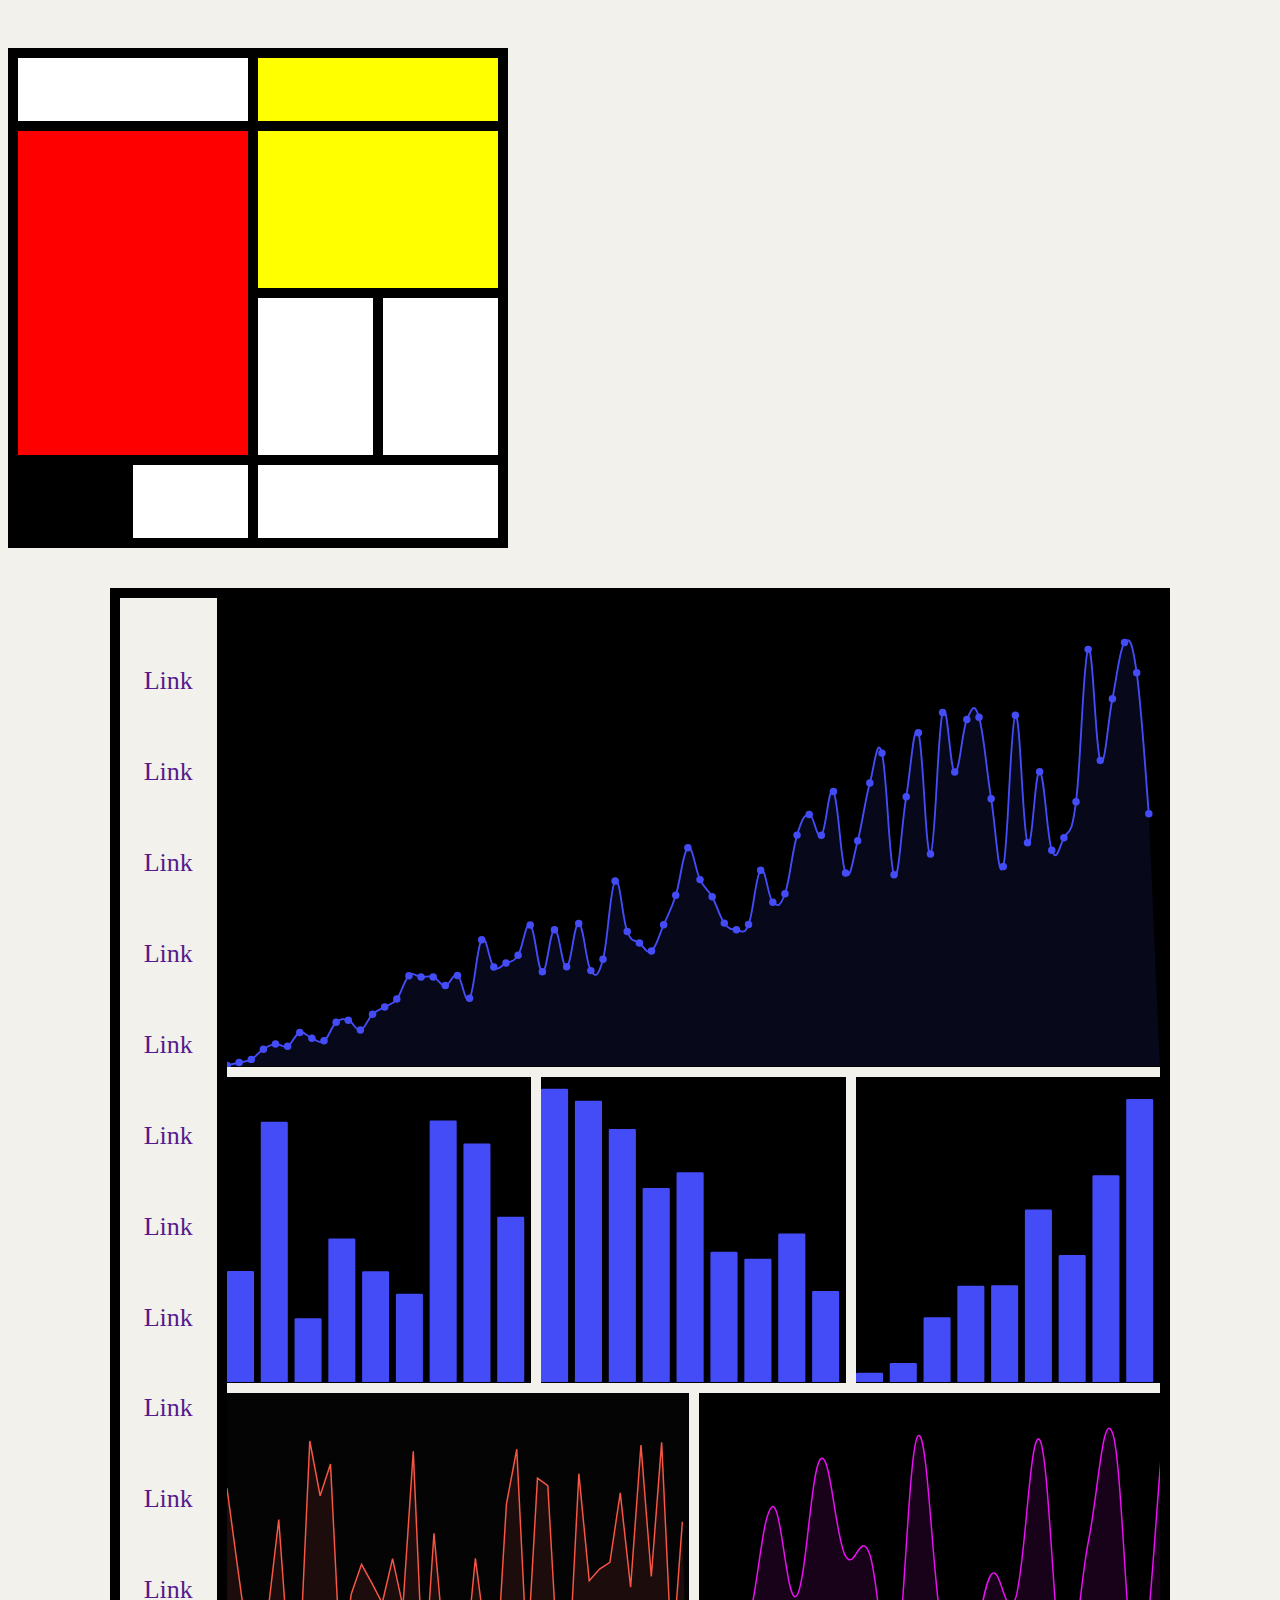
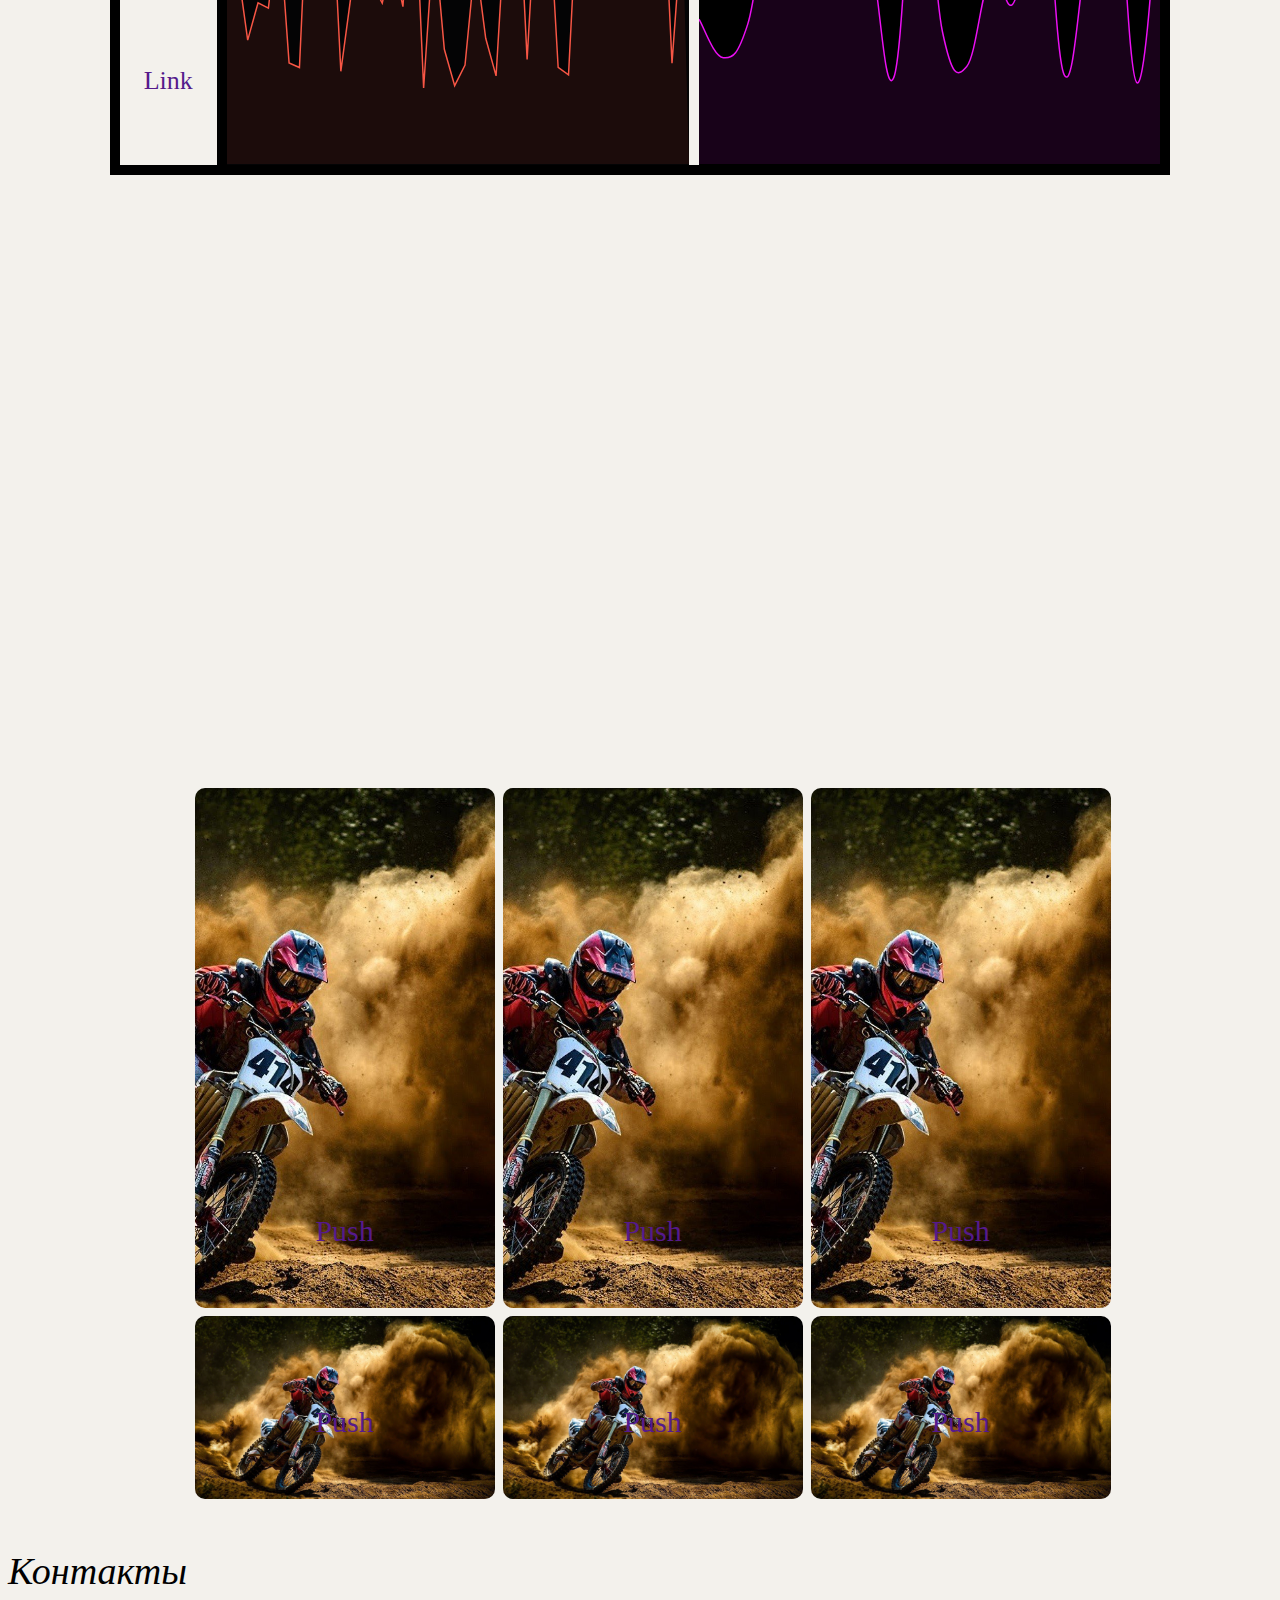
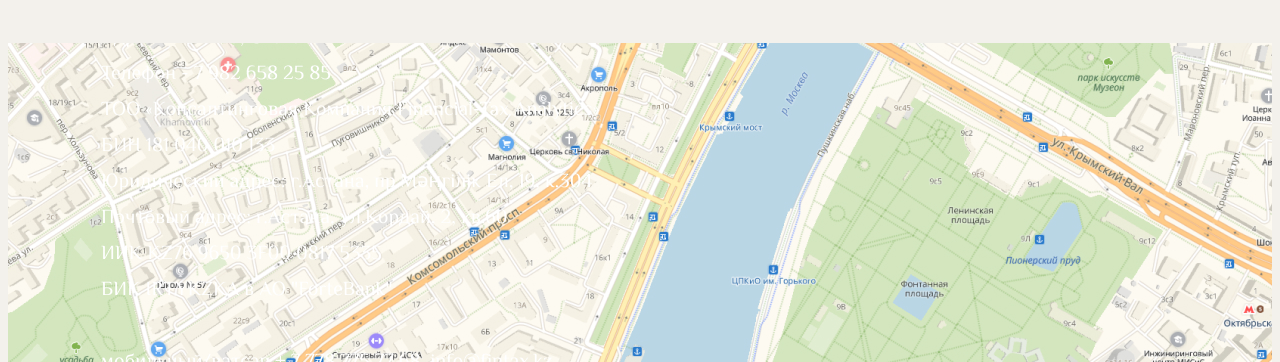
<file: grid.html>
<!DOCTYPE html>
<html lang="en">

<head>
    <meta name=description content="Лучшая деревянная мебель ручной работы собранная в Казахстане">
    <meta name="keywords" content="мебель, ручная работа, Казахстан">
    <meta charset="UTF-8">
    <meta name="viewport" content="width=device-width, initial-scale=1.0">
    <meta name="Author" content="Панкратов Михаил Юрьевич">
    <meta name="Address" content="г. Москва">
    <link rel="stylesheet" href="gridcss.css">
    <link rel="stylesheet" href="style.css">
    <link rel="stylesheet" href="secondlist.html">
    <title>Grid</title>
</head>

<body>
    <header>
        <div class="wrapper">
            <div class="header">
            </div>
        </div>
        </div>
    </header>
    <main>
        
        <section class="main_abstraction">
            <div class="abstraction">
                <div class="cubik1"></div>
                <div class="cubik2"></div>
                <div class="cubik3"></div>
                <div class="cubik4"></div>
                <div class="cubik5"></div>
                <div class="cubik6"></div>
                <div class="cubik7"></div>
                <div class="cubik8"></div>
                <div class="cubik9"></div>
            </div>
        </section>

        <section class="gri_gri">
            <div class="wrapper">

                <div class="grid">
                    <div class="grid1">
                        <ul class="link1">
                            <a href="" style="text-decoration: none;">Link</a>
                            <a href="" style="text-decoration: none;">Link</a>
                            <a href="" style="text-decoration: none;">Link</a>
                            <a href="" style="text-decoration: none;">Link</a>
                            <a href="" style="text-decoration: none;">Link</a>
                            <a href="" style="text-decoration: none;">Link</a>
                            <a href="" style="text-decoration: none;">Link</a>
                            <a href="" style="text-decoration: none;">Link</a>
                            <a href="" style="text-decoration: none;">Link</a>
                            <a href="" style="text-decoration: none;">Link</a>
                            <a href="" style="text-decoration: none;">Link</a>
                            <a href="" style="text-decoration: none;">Link</a>
                        </ul>
                    </div>
                    <div class="grid2">
                        <div class="graph1"><img src="imgages/1-123.svg" alt=""
                                style="object-fit: fill; width: 100%; height: 100%;"></div>
                        <div class="graph2"><img src="imgages/2-1.svg" alt=""
                                style="object-fit: fill; width: 100%; height: 100%;"></div>
                        <div class="graph3"><img src="imgages/2-2.svg" alt=""
                                style="object-fit: fill; width: 100%; height: 100%;"></div>
                        <div class="graph4"><img src="imgages/2-3.svg" alt=""
                                style="object-fit: fill; width: 100%; height: 100%;"></div>
                        <div class="graph5"><img src="imgages/3-1.svg" alt=""
                                style="object-fit: fill; width: 100%; height: 100%;"></div>
                        <div class="graph6"><img src="imgages/3-2.svg" alt=""
                                style="object-fit: fill; width: 100%; height: 100%;"></div>
                    </div>
                </div>
            </div>
            </section>
            
            
            <section>
                
            <div class="main_square_pictures">
                <div class="main_square_pictur">
                    <img src="imgages/moto.jpg" alt="" class="imagegal">
                    <a href="" class="linkgal">Push</a>
                </div>
                <div class="main_square_pictur">
                    <img src="imgages/moto.jpg" alt="" class="imagegal">
                    <a href="" class="linkgal">Push</a>
                </div>
                <div class="main_square_pictur">
                    <img src="imgages/moto.jpg" alt="" class="imagegal">
                    <a href="" class="linkgal">Push</a>
                </div>
                <div class="main_square_pictur">
                    <img src="imgages/moto.jpg" alt="" class="imagegal">
                    <a href="" class="linkgal">Push</a>
                </div>
                <div class="main_square_pictur">
                    <img src="imgages/moto.jpg" alt="" class="imagegal">
                    <a href="" class="linkgal">Push</a>
                </div>
                <div class="main_square_pictur">
                    <img src="imgages/moto.jpg" alt="" class="imagegal">
                    <a href="" class="linkgal">Push</a>
                </div>
            </div>
        </section>

    </main>
    <footer>
        <div class="contact">
            <h2 class="H2v">Контакты</h2>
            <img class="mapp" src="imgages/map.jpg" alt="">


            <div class="basement">
                <div class="txt">

                    <p class="bs">Адрес - Москва, Степана Разина 119</p>
                    <p class="bs">Телефон - 7 982 658 25 85</p>
                    <p class="bs">ТОО «Консалтинговая Компания Financial-Tax Analytics»</p>
                    <p class="bs">БИН 181 040 010 133</p>
                    <p class="bs">Юридический адрес: г.Астана, пр.Мәңгілік Ел, 19, к.304</p>
                    <p class="bs">Почтовый адрес: г.Астана, ул.Кордай, 2, кв.60</p>
                    <p class="bs">ИИК KZ76 9650 3F00 0817 5335</p>
                    <p class="bs">БИК IRTYKZKA в АО "ForteBank"</p>
                    <p class="bs">мобильный/ватсап + 7 778 775 77 68, info@fintax.kz</p>
                </div>
            </div>
        </div>
        </div>
    </footer>
</body>

</html>
</file>
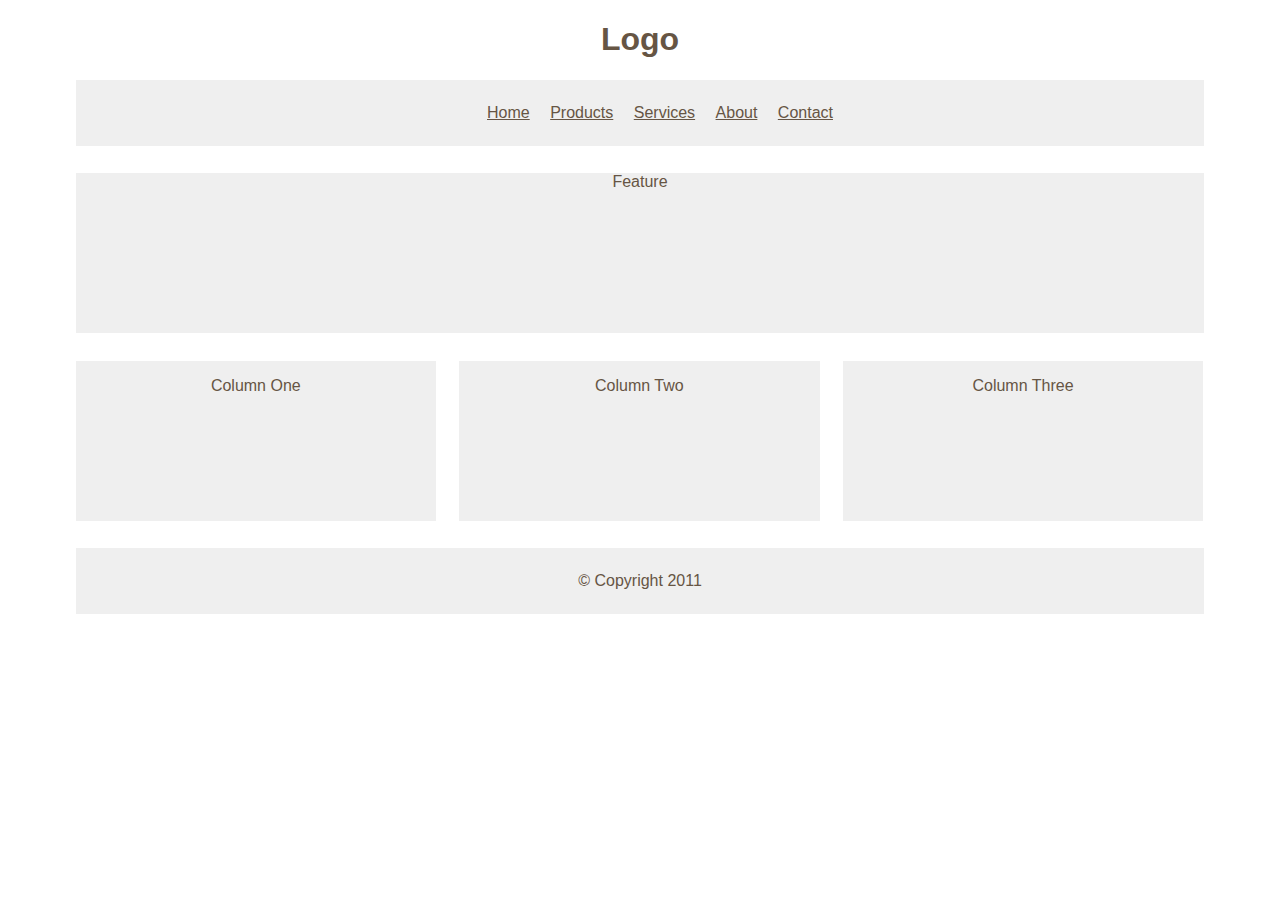
<file: secondlist.html>
<!DOCTYPE html>
<html>
	<head>
		<title>Liquid Layout</title>
		<style type="text/css">
			* {
				font-family: Arial, Verdana, sans-serif;
				color: #665544;
				text-align: center;}
			body {
				width: 90%;
				margin: 0 auto;}
			#content {
				overflow: auto;}
			#nav, #feature, #footer {
				margin: 1%;}
			.column1, .column2, .column3 {
				width: 31.3%;
				float: left;
				margin: 1%;}
			.column3 {
				margin-right: 0%;}
			li {
				display: inline;
				padding: 0.5em;}
			#nav, #footer {
				background-color: #efefef;
				padding: 0.5em 0;}
			#feature, .article {
				height: 10em;
				margin-bottom: 1em;
				background-color: #efefef;}
		</style>
	</head>
	<body>
		<div id="header">
			<h1>Logo</h1>
			<div id="nav">
				<ul>
					<li><a href="">Home</a></li>
					<li><a href="">Products</a></li>
					<li><a href="">Services</a></li>
					<li><a href="">About</a></li>
					<li><a href="">Contact</a></li>
				</ul>
			</div>
		</div>
		<div id="content">
			<div id="feature">
				<p>Feature</p>
			</div>
			<div class="article column1">
				<p>Column One</p>
			</div>
			<div class="article column2">
				<p>Column Two</p>
			</div>
			<div class="article column3">
				<p>Column Three</p>
			</div>
		</div>
		<div id="footer">
			<p>&copy; Copyright 2011</p>
		</div>
	</body>
</html>
</file>
<file: style.css>
:root {
    --Wtext-color: #ffffff;
    --h3text-color: #4B4B4B;
    --gr-text-color: #9EAF7C;
    --Btext-color: #000;
    font-size: 62.5%;
    --gr-but-color: #617146;
    
}

.philosopher-bold {
    font-family: "Philosopher", sans-serif;
    font-weight: 700;
    font-style: normal;
  }

/* @font-face {
    font-display: swap;
   
    font-family: 'Philosopher';
    font-style: normal;
    font-weight: 400;
    src: url('../fonts/philosopher-v19-latin-regular.woff2') format('woff2');
    
}

@font-face {
    font-display: swap;
    
    font-family: 'Philosopher';
    font-style: italic;
    font-weight: 700;
    src: url('../fonts/philosopher-v19-latin-700 italic.woff2') format('woff2');
    
}

@font-face {
    font-display: swap;
    
    font-family: 'Inter';
    font-style: normal;
    font-weight: 400;
    src: url('../fonts/inter-v13-latin-regular.woff2') format('woff2');
    
}

@font-face {
    font-display: swap;
    
    font-family: 'Inter';
    font-style: normal;
    font-weight: 700;
    src: url('../fonts/inter-v13-latin-700.woff2') format('woff2');
    
} */

* {
    box-sizing: border-box;
    /* outline: 1px solid red; */

}

.sr-only {
    position: absolute;
    width: 1px;
    height: 1px;
    padding: 0;
    margin: -1px;
    overflow: hidden;
    clip: rect(0, 0, 0, 0);
    white-space: nowrap;
    border-width: 0;
  }

  .burger-checkbox {
    position: absolute;
    appearance: none;
  }

  .burger {
    position: relative;
    cursor: pointer;
    display: block;
    border: none;
    width: 50px;
    height: 50px;
    border-radius: 100px;
    background: var(--gr-text-color);

  }

  .burger::before,
  .burger::after {
    margin-left: 7px;
    content: '';
    left: 0;
    position: absolute;
    display: block;
    width: 70%;
    height: 3px;
    border-radius: 50px;
    background: #ffffff;
  }

  .burger::before {
    margin-top: 10px;
    top: 0;
    box-shadow: 0 14px 0  #ffffff;
    transition: box-shadow .3s .15s, top .3s .15s, transform .3s;
  }

  .burger::after {
    margin-bottom: 10px;
    bottom: 0;
    transition: bottom .3s .15s, transform .3s;
  }

  .burger-checkbox:checked + .burger::before {
    margin-top: 0px;
    top: 23px;
    transform: rotate(45deg);
    box-shadow: 0 10px 0 rgba(0,0,0,0);
    transition: box-shadow .15s, top .3s, transform .3s .15s;
  }

  .burger-checkbox:checked + .burger::after {
    margin-top: 0px;
    bottom: 15px;
    transform: rotate(-45deg);
    transition: bottom .3s, transform .3s .15s;
  }

.open {
    display: flex !important;
}

.menu-list {
    right: 0;
    position: absolute;
    gap: px;
    padding: 42px 0;
    margin: 10;
    background: #9EAF7C;;
    list-style-type: none;
    transition: .3s;
    width: 300px;
    border-radius: 5%;
    border-color: #5612deea;
    justify-content: center;
    padding-inline: 10px;
    flex-direction:column;
  }

.menu-item {
    display: block;
    padding: 8px;
    color: white;
    font-size: 18px;
    text-align: center;
    text-decoration: none;
  }

  .menu-item:hover {
    background: rgba(255,255,255,.2)
  }

  .burger-checkbox:checked ~ .menu-list {
    transform: translateX(0);
  }

.menu-list2dv {
    margin: -8.4em 0% 0% 10%;
}

.menu-list2, li {
    list-style-type: none;
    display: inline;
    padding-right: 2%;
    padding-top: 2em;
}

.menu-item2 {
    display: block;
    
    color: white;
    font-size: 18px;
    text-align: center;
    text-decoration: none;
    display: inline;
  }

.opi {
    display: flex;
    flex-direction: column;
}

.ttex {
    display: flex;
    width: 217px;
    flex-direction: column;
    align-items: center;
}

.zntxt {
    display: flex;
    justify-content: space-around;
    align-items: center;
}

.b12 {
    margin-top: 4em;
}

  .bb1 {
    border-radius: 20px;
    background: #FFF;
    flex-shrink: 0;
    margin: 2em 2em 2em 2em;
    min-width: 300px;
    max-width: 360px;
    padding-top: 1em;
    padding-bottom: 1em;
}

.cards {
    display: flex;
    justify-content: space-evenly;
    flex-wrap: wrap;
    flex-direction: row;
}

.wrapper {
    display: flex;
    justify-content: space-between;
    align-items: center;
    padding-inline: 8px;
}

.znach1 {
    display: inline-block;
}

.dos img{
    width: 70px;
    flex-shrink: 0;
}

.dos {
    display: flex;
    align-items: center;
    margin-bottom: 1em;
    gap: 0.5em;

}

.sktb {
    padding-left: 190px;
    display: flex;
    justify-content: end;
}

.first {
    z-index: 0;
    background: url(imgages/Group\ 58.jpg ) 50%/ cover no-repeat ;
    padding-top: 10em;
    padding-bottom: 5em;
}

.umb {
    margin:10% 10% 10% 10%;
}

body {
    font-family: 'Inter', 'san-seif';
    background-color: #F3F1EC;
}

.landing {
    display: flex;
    padding-inline: 8px;
    justify-content: center;
}

.Kaz {
    padding-left: 20px;
}

.hrt1 {
    margin-top: 80px;
    margin-left: -80px;
    margin-bottom: -65px;
}

.hrt2 {
    margin-top: 0px;
    margin-left: 130px;
    margin-bottom: -65px;
}

.b1 {
    margin-bottom: 2em;
}

.nich {
    display: flex;
    background: url(imgages/Group\ 68.jpg ) 50%/ cover no-repeat;
    margin-top: 50px;
    width: 100%;
    height: 100%;
    object-fit: cover;
}

.contact {
    margin-top: 50px;
    width: 100%;
    height: 100%;
    object-fit: cover;
}

.mapp {
    margin-top: 50px;
    margin-bottom: -20px;
    width: 100%;
    height: 319px;
    object-fit: none;
}

.sofa {
    margin-top: -600px;
    background-image: url("imgages/sofa64.png");
    height: 600px;
    background-repeat: no-repeat;
    background-size: cover
}

.sofa2 {
    background-image: url("imgages/sofa.png");
    height: 600px;
    background-repeat: no-repeat;
    background-size: contain
}

@media (max-width: 768px)
{
    .sofa{
        display: block;
    }
    .sofa2{
        display: none;
    }
    .pic1 {
        width: 100%;
        margin-inline: auto;
        display: flex;
        justify-content: center;
        flex-grow: 0;
        width: 300px;
    }
    .akder1 {
        display: none;
    }

    .akder2 {
        display: none;
    }

    .akder3 {
        display: none;
    }
    .but111 {
        display: none;
    }

    .menu {
        display: block;
    }

    .menu-list2 {
        display: none;
    }
    .gmap1 {
        display: block;
    }
    .gmap2 {
        display: none;
    }

    .znach1 {
        display: block;
    }
    .pic2 {
        display: none;
    }

}

@media (min-width: 769px)
{
    .hide {
        display: none;
    }
 
    .sciptoo {
        display: none;
    }

    .pic1 {
        display: none;
    }

    .sofa{
        display: none;
    }
    .sofa2{
        display: block;
        margin-bottom: 300px;
    }
    .pic2 {
        margin-inline: auto;
        display: flex;
        justify-content: right;
        margin: 0% 0% 0% 30%;
        flex-grow: 0;
        width: 350px;
    }

    .akder {
        display: none;
    }

    .akder1 {
        display: block;
        margin-left: 200px;
    }

    .akder2 {
        display: block;
    }

    .akder3 {
        display: block;
    }
    .menu {
        display: none;
    }

    .menu-list2 {
    display: block;
    }

    .basement {
        display: none;
    }

    .landing {
        display: inline;
    }
    .section_1 {
        display: inline;
    }
    .znach1 {
        display: flex;
        justify-content: stretch;
        justify-content: center;
        gap: 50px;
    }

    .section_51 {
        margin-top: 10em;
        background: transparent;
        flex-grow: 1;
        max-width: 600px;
        margin-left: 20%;
    }
  
}

.main_square_pictures  {
    display: grid;
    grid-template-columns: repeat(auto-fit, minmax(100px, 300px));
    grid-template-rows: repeat(auto-fit, minmax(100px, 520px));
    grid-auto-flow: row;
    margin-left: 2%;
    padding: 0 0.8rem;
}

.main_square_pictur {
    display: grid;
    grid-template-columns: 100%;
}

.linkgal {
    grid-area: 1 / 1 / -1 / -1;
    display: flex;
    justify-content: center;
    align-items: end;
    padding-bottom: 2em;
}

.trikar {
    display: grid;
    grid-template-columns: 50%;
    grid-template-rows: 100%;
}

.section_1 {
    background: transparent;
    flex-grow: 1;
    max-width: 400px;
}

.linee {
    font-size: 2rem;
    grid-area: 1 / 1 / -1 / -1;
    display: flex;
    justify-content: center;
    align-items: end;
    padding-bottom: 2em;
}

.imagegal {
    display: grid;
    grid-column: 1/2;
    grid-row: 1/2;
    width: 100%;
    height: 100%;
    border-radius: 10px;
}

.section_1 h2 {
    color: var(--Wtext-color);
    font-size: 2.125rem;
    font-weight: 300;
    font-family: Inter;
    font-style: normal;
}

.section_1 p {
    color: var(--Wtext-color);
    font-family: Philosopher;
    font-size: 2.5rem;
    font-style: italic;
    font-weight: 400;
    line-height: normal;
}
.section_1 .p18{
    color: var(--Btext-color);

    font-family: Inter;
    font-size: 1.5rem;
    font-style: normal;
    font-weight: 400;
    line-height: normal;
    color: white;
}

.section_2 {
    background: transparent;
}

.section_3 {
    margin: 35px 30px px 55px ;
    background: transparent;
}

.second {
    padding-top: 5em;
}

.sciptoo {
    justify-content: center;
    display: flex;
    flex-wrap: wrap;
    margin-left: 3%;
    gap: 10%;
}

.mnog {
    display: grid;
    grid-template-columns: repeat(auto-fit, minmax(200px, 200px));
    grid-template-rows: repeat(auto-fit, minmax(200px, 200px));
    grid-auto-flow: row;
    margin: 0 auto;
    padding: 0 0.8rem;
    gap: 5rem;
    justify-content: center;
}

.onepic {
    display: grid;
    /* grid-template-columns: 100%; */
    /* grid-template-rows: 100%; */
}

.onpi {
    display: grid;
    grid-column: 1 / 2;
    grid-row: 1 / 2;
    width: 100%;
    height: 100%;
    border-radius: 10px;   
}

.section_5 {
    margin-top: 10em;
    background: transparent;
    flex-grow: 1;
    max-width: 400px;
    margin-left: 1em 
}

.linonz {
    display: flex;
    justify-content: space-evenly;
    flex-wrap: wrap;
    flex-direction: row;
}

.bl1 {
    border-radius: 20px;
    background: #FFF;
    flex-shrink: 0;
    margin: 2em 2em 2em 2em;
    min-width: 300px;
    max-width: 310px;
    padding-top: 1em;
    padding-bottom: 1em;
}

.bl2 {
    border-radius: 20px;
    background: #FFF;
    flex-shrink: 0;
    margin: 2em 2em 2em 2em;
    min-width: 300px;
    max-width: 310px;
    padding-top: 1em;
    padding-bottom: 1em;
}

.bl3 {
    border-radius: 20px;
    background: #FFF;
    flex-shrink: 0;
    margin: 2em 2em 2em 2em;
    min-width: 300px;
    max-width: 310px;
    padding-top: 1em;
    padding-bottom: 1em;
}

.avaname {
    display: flex;
    justify-content: space-around;
    align-items: center;
}

.nname {
    padding: 10px 10px 10px 0px;
}

.phon {
    padding: 10px 10px 10px 0px;
}

.vvod {
    padding: 10px 10px 10px 0px;
}

.oszv {
    padding: 10px 10px 100px 0px;
}

.od {
    position: absolute;
    margin: -190px 0px 50px 80px;
}

.ad {
    position: absolute;
    margin: -190px 100px 50px 80px;
}

.ed {
    position: absolute;
    margin: -245px 100px 50px 80px;
}

.od1 {
    position: absolute;
    margin: -165px 0px 50px 80px;
}

.ads {
    position: absolute;
    margin: -135px 54px 50px 80px;
}

.ods {
    position: absolute;
    margin: -135px 50px 50px 80px;
}

.eds {
    position: absolute;
    margin: -190px 53px 50px 80px;
}

.section_3 {
    display: flex;
    padding-inline: 8px;
    justify-content: center;
}

.akder {
    border-radius: 8%;
    box-shadow: rgba(0, 0, 0, 0.089) 3px 3px 1px 1px;
    background-color: #efeae9ea;
    width: 200px;
    margin: 10px;
    padding: 10px;
    align-items: center;
    margin-bottom: 1em;
    gap: 0.5em;
}

.akder1 {
    border-radius: 8%;
    box-shadow: rgba(0, 0, 0, 0.089) 3px 3px 1px 1px;
    background-color: #efeae9ea;
    width: 330px;
    margin: -900px 0px 0px 10%;
    padding: 10px;
}

.akder2 {
    border-radius: 8%;
    box-shadow: rgba(0, 0, 0, 0.089) 3px 3px 1px 1px;
    background-color: #efeae9ea;
    max-width: 350px;
    margin: -120px 0px 140px 60%;
    padding: 10px;
}
.akder3 {
    border-radius: 8%;
    box-shadow: rgba(0, 0, 0, 0.089) 3px 3px 1px 1px;
    background-color: #efeae9ea;
    width: 350px;
    margin: 0px 0px 10% 50%;
    padding: 10px;
}

.mnog2 {
    display: grid;
    grid-template-columns: repeat(auto-fit, minmax(200px, 200px));
    grid-auto-flow: row;
    margin: 0 auto;
    padding: 0 0.8rem;
    gap: 5rem;
    justify-content: center;
}

.onepic2 {
    display: grid;
    grid-template-rows: 100%;
    align-items: center;
    justify-content: center;
}

.onpi2 {
    font-size: 2rem;
    grid-area: 1 / 1 / -1 / -1;
    display: flex;
    justify-content: center;
    align-items: end;
}

.linkgal2 {
    color: var(--Btext-color);
    font-family: Philosopher;
    font-size: 1.6rem;
    font-style: normal;
    font-weight: 700;
    grid-area: 1 / 1 / -1 / -1;
    display: flex;
    justify-content: center;
    margin-top: 3.5em;
}

.right {
    color: var(--Wtext-color);
    font-family: Inter;
    font-size: 2.125rem;
    font-weight: 300;
    line-height: normal;
}

::selection {
    color: rgb(0, 0, 0);
    background-color: rgb(255, 145, 0);
  }
  
p {
    color: var(--Btext-color);
    font-family: Inter;
    font-size: 1.4rem;
    font-style: normal;
    font-weight: 400;
    line-height: normal;
    margin: 0;
}

.pp {
    color: var(--Wtext-color);
    font-family: Inter;
    font-size: 1.4rem;
    font-style: normal;
    font-weight: 400;
    line-height: normal;
}

h2 {
    color: var(--Wtext-color);
    font-family: Inter;
    font-size: 3.4rem;
    font-style: normal;
    font-weight: 300;
    line-height: normal;
    margin: 0px;
}

h3 {
    color: var(--h3text-color);
    font-family: Philosopher;
    font-size: 2.6rem;
    font-style: normal;
    font-weight: 700;
    line-height: 100%;
}

.bgc {
    background-color: #F3F1EC;
    background-size: 50%;
}

.p18 {
    color: var(--Btext-color);
    font-family: Inter;
    font-size: 1.8rem;
    font-style: normal;
    font-weight: 400;
    line-height: normal;
}

.kt {
    color: var(--Btext-color);
    font-family: Philosopher;
    font-size: 16px;
    font-style: normal;
    font-weight: 700;
    line-height: 100%;
}

.p16 {
    color: var(--Btext-color);
    font-family: Inter;
    font-size: 1.6rem;
    font-style: normal;
    font-weight: 400;
    line-height: normal;
}

.H1H {
    color: var(--Wtext-color);
    font-family: Philosopher;
    font-size: 4rem;
    font-style: normal;
    font-weight: 700;
    line-height: normal;
    margin: auto 3.75rem;
}

.H2R {
    color: var(--Wtext-color);
    font-family: Philosopher;
    font-size: 4rem;
    font-style: normal;
    font-weight: 700;
    line-height: normal;
}

.H2Text {
    color: var(--Wtext-color);
    font-family: Inter;
    font-size: 3.4rem;
    font-style: normal;
    font-weight: 300;
    line-height: normal;
    letter-spacing: -2.04px;
}

.H2v {
    color: var(--Btext-color);
    font-family: Philosopher;
    font-size: 3.8rem;
    font-style: italic;
    font-weight: 400;
    line-height: normal;
}

.PText {
    color: var(--Wtext-color);
    font-family: Inter;
    font-size: 1.8rem;
    font-style: normal;
    font-weight: 300;
    line-height: normal;
    letter-spacing: -1.08px;
}

.HT1 {
    color: #FFF;
    font-family: Inter;
    font-size: 3.2rem;
    font-style: normal;
    font-weight: 300;
    line-height: normal;
    letter-spacing: -1.92px;
}

.people {
    color: var(--Btext-color);
    font-family: Philosopher;
    font-size: 2.6rem;
    font-style: normal;
    font-weight: 700;
    line-height: 100%;
}

.pepl {
    display: flex;
    width: 50px;
    justify-content: flex-end;
}

.bs {
    color: var(--Wtext-color);
    font-family: Philosopher;
    font-size: 1.6rem;
    font-style: normal;
    font-weight: 400;
    line-height: 179.182%;
    text-decoration: none;
}

.cl {
    color: var(--Btext-color);
    font-family: Philosopher;
    font-size: 1.6rem;
    font-style: normal;
    font-weight: 700;
    line-height:normal;

    
}

.basement {
    background-color: #4E5D37;
}

.gmap1 {
    width: 100%;
}

.ppc {
    margin-top: 3em;
    display: flex;
    justify-content: space-around;
    align-items: center;
}

.transition-rotate {
    position: relative;
    z-index: 2;
    color: #FFF;
    margin: 0 auto;
    text-align: center;
    max-width: 300px;
    cursor: pointer;
    transition: 1s linear;
  }

  .transition-rotate:hover {
    -webkit-transform: rotate(360deg);
    transform: rotate(360deg);
  }

.bss {
    padding: 1em;
    width: 250px;
    display: flex;
    align-items: center;
    justify-content: center;
    flex-shrink: 0;
    border-radius: 1rem;
    background: var(--gr-but-color);
    border: none;
    margin-inline: auto;
    color: var(--Wtext-color);
    font-family: Philosopher;
    font-size: 1.6rem;
    font-style: normal;
    font-weight: 400;
    line-height: 179.182%;
    text-decoration: none;
}
.but {
    padding: 2em;
    width: 250px;
    display: flex;
    align-items: center;
    justify-content: center;
    flex-shrink: 0;
    border-radius: 1rem;
    background: var(--gr-text-color);
    border: none;
    margin-inline: auto;
}

.b1 :focus {
    color: #00ffff;
    transition: background-color 1s ease-in-out;
}

.b1 :hover {
    background-color: #a0dd26;
    transition: background-color 1s ease-in-out;
}

.b1 :active {
    background-color: #6b7556;
    transition: background-color 1s ease-in-out;
}

.but11 {
    display: flex;
    align-items: center;
    justify-content: center;
    width: 50rem;
    height: 5.8rem;
    flex-shrink: 0;
    border-radius: 2rem;
    background: var(--gr-text-color);
    border: none;
    margin: -8% 1% 5% 1%;
}

.com:focus {
    color: orange;
}

::placeholder {
    color: gray;
 }
 
 .com::placeholder {
    color:  gray;
 }

 .com:focus::placeholder {
    opacity: 0;
  
  }

.com {
    color: rgb(0, 0, 0);
    display: flex;
    width: 300px;
    height: 48px;
    padding: 0px 206px 0px 21px;
    align-items: center;
    flex-shrink: 0;
    border-radius: 60px;
    background: var(--White, #ffffff);
    border: none;
}

.com2:focus {
    color: orange;
}

.com:focus::placeholder {
    opacity: 0;
}

.com2 {
    display: inline-flex;
    height: 110px;
    padding: 19px 158px 81px 21px;
    align-items: center;
    flex-shrink: 0;
    border-radius: 20px;
    background: var(--White, #FFF);
    border: none;
    overflow: hidden;
    resize: none;
}

button {
    margin: 0;
}

.ln {
    width: 17.609px;
    height: 1.25px;
    flex-shrink: 0;
    border-radius: 100px;
    background: var(--Wtext-color);
}

.csl {
    width: 60px;
    height: 60px;
    flex-shrink: 0;
    fill: #9EAF7C;
}

.skip-link {
    display: block;
    position: absolute;
    top: 0;
    left: 50%;
    padding: 10px 15px;
    color: #18191c;
    background: #10F3AF;
    transform: translateY(-100%);
  }

  .skip-link:focus {
    transform: translateY(20%);
  }
</file>
<file: gridcss.css>
.main_abstraction {
    margin-top: 40px;
    margin-bottom: 40px;
}

.abstraction {
    width: 500px;
    height: 500px;
    background: #fff;
    display: grid;
    border-radius: 20px;
    grid-template-columns: repeat(4, minmax(0, 1fr));
    grid-template-rows: repeat(6, minmax(0, 1fr));
}

.cubik1 {
    grid-column: span 2;
    border-top: 10px solid black;
    border-right: 10px solid black;
    border-left: 10px solid black;
    border-bottom: 10px solid black;
}

.cubik2 {
    background-color: yellow;
    grid-column: span 2;
    border-top: 10px solid black;
    border-right: 10px solid black;
    border-bottom: 10px solid black;
}

.cubik3 {
    grid-column: span 2;
    grid-row: span 4;
    background-color: red;
    border-right: 10px solid black;
    border-left: 10px solid black;
    border-bottom: 10px solid black;
}

.cubik4 {
    grid-column: span 2;
    grid-row: span 2;
    background-color: yellow;
    border-right: 10px solid black;
    border-bottom: 10px solid black;
}

.cubik5 {
    grid-row: span 2;
    border-right: 10px solid black;
    border-bottom: 10px solid black;
}

.cubik6 {
    grid-row: span 2;
    border-right: 10px solid black;
    border-bottom: 10px solid black;
}

.cubik7 {
    background-color: black;
    border-top: 10px solid black;
    border-right: 10px solid black;
    border-left: 10px solid black;
    border-bottom: 10px solid black;
}

.cubik8 {
    grid-column: span 1;
    border-right: 10px solid black;
    border-bottom: 10px solid black;
}

.cubik9 {
    grid-column: span 2;
    border-right: 10px solid black;
    border-bottom: 10px solid black;
}






.grid {
    display: grid;
    grid-template-areas:
    "grid1 grid2"   
    "grid1 grid2"
    "grid1 grid2"
    ;
    height: 100vh;
    margin-inline: 30px;
   
}

.link1 {
    grid-area: link;
    display: flex;
    flex-direction: column;
    justify-content: space-around;
    align-items: center;
    padding: 0 10px 0 10px;
    padding: 12px 24px;
    font-size: 26px;
    text-decoration: none;
    border: none;
    cursor: pointer;
}

.graph1 {
    background-color: rgb(0, 0, 0);
    grid-area: graph1;
}

.graph2 {
    background-color: rgb(0, 0, 0);
    grid-area: graph2;

}

.graph3 {
    background-color: rgb(0, 0, 0);
    grid-area: graph3;

}

.graph4 {
    background-color: rgb(0, 0, 0);
    grid-area: graph4;

}

.graph5 {
    background-color: rgb(4, 4, 5);
    grid-area: graph5;

}
.graph6 {
    background-color: rgb(0, 0, 0);
    grid-area: graph6;

}

.grid1 {
    display: grid;
    grid-template-areas:
    "link"   
    "link"
    "link"
    ;
    border: 10px solid rgb(0, 0, 0);
    
    
}

.grid2 {
    display: grid;
    grid-template-areas:
    "graph1 graph1 graph1 graph1 graph1 graph1"   
    "graph2 graph2 graph3 graph3 graph4 graph4"
    "graph5 graph5 graph5 graph6 graph6 graph6"
    ;
    border: 10px solid rgb(0, 0, 0);
    border-left: 0px;
    gap: 10px
}

.gri_gri {
    margin-bottom: 900px;
}
.wrapper {
    flex-direction: column;
    text-decoration: none;
}




.main_square_pictures {
    display: grid;
    grid-template-columns: repeat(auto-fill, minmax(100px, 400px));
    grid-template-rows: repeat(auto-fill, minmax(100px, 400px));
    grid-auto-flow: row;
    margin: 0 auto;
    padding: 0 0.8rem;
    gap: 0.8rem;
    justify-content: center;
    
    

    
}

.imagegal {
    display: grid;
    grid-column: 1/2;
    grid-row: 1/2;
    width: 100%;
    height: 100%;
    border-radius: 10px;

    object-fit: cover;
    overflow: hidden; width: 400px; height: 400px
    
}

.linkgal {

    font-size: 3rem;
    grid-area: 1/1/-1/-1;

    display: flex;
    justify-content: center;
    align-items: center;
    text-decoration: none;
    
}

.main_square_pictur {
    display: grid;
    grid-template-columns: 100%;
    grid-template-rows: 100%;
    
}
</file>
